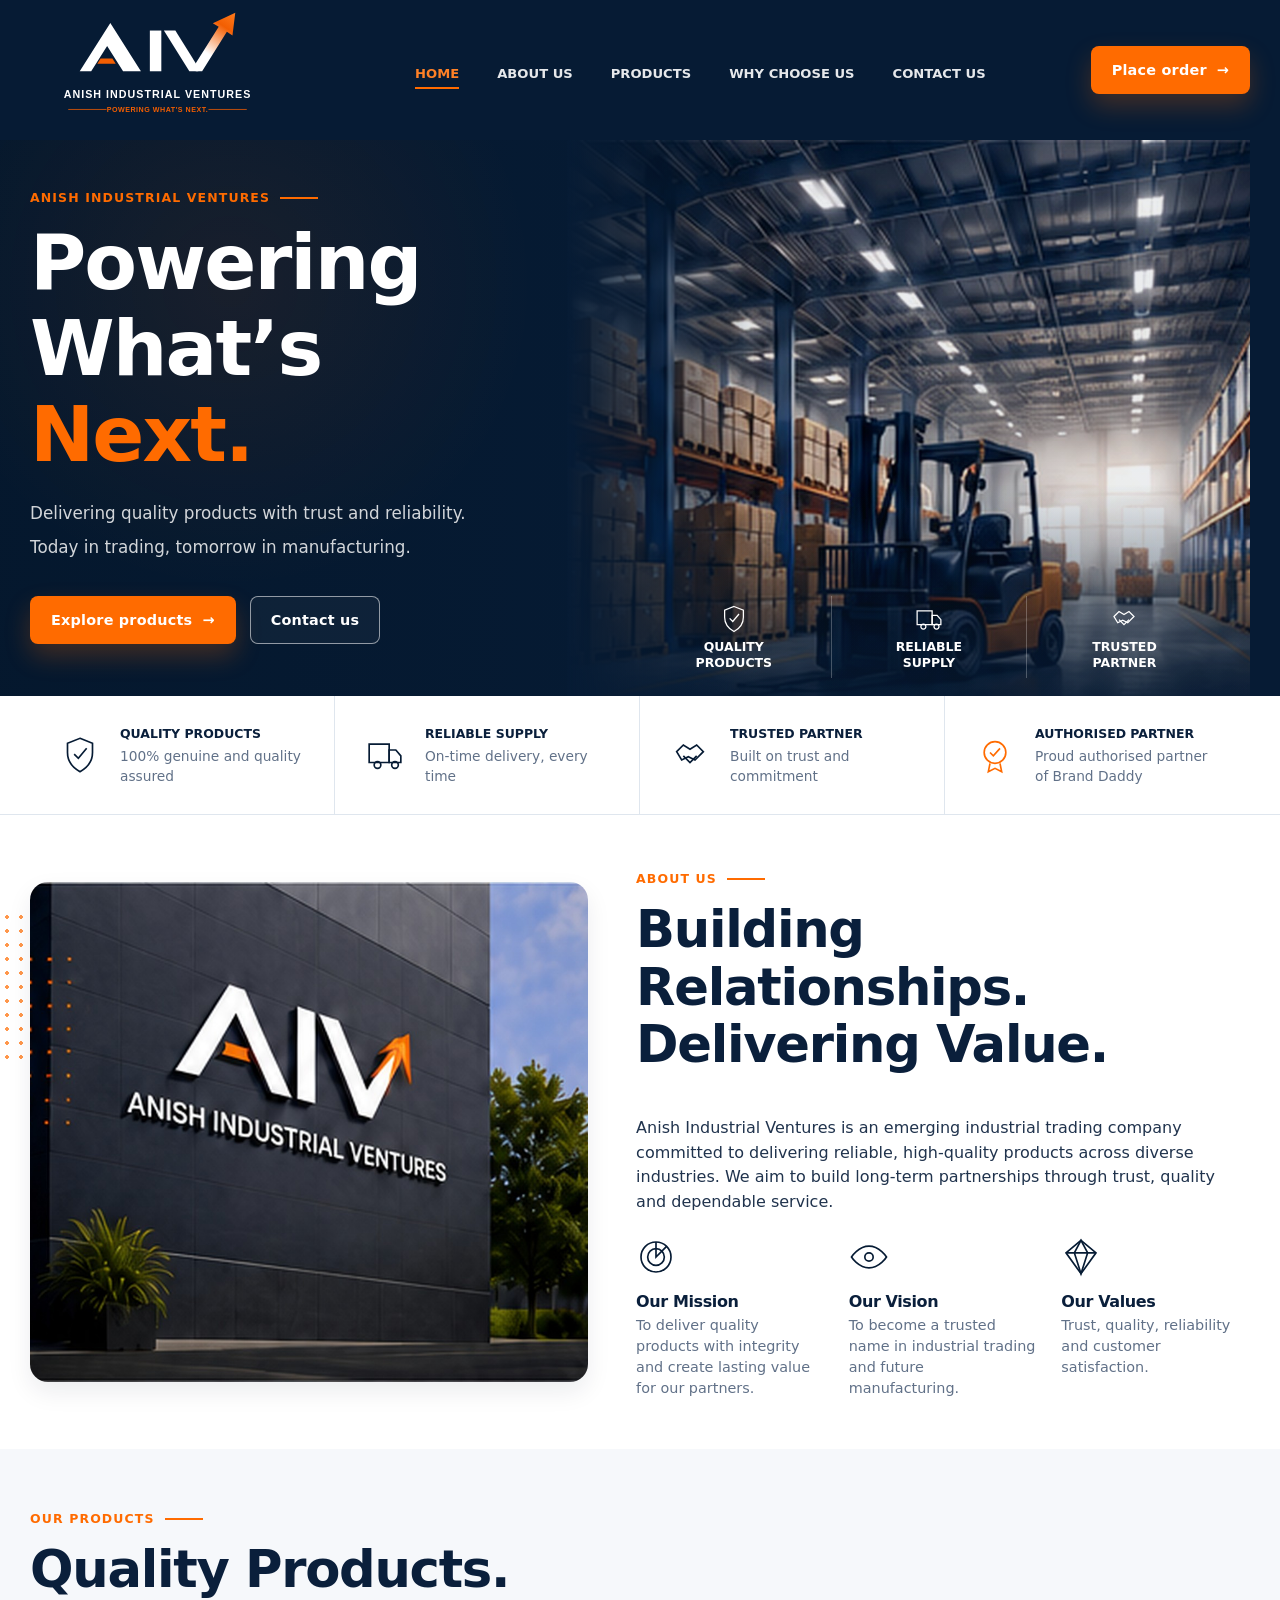
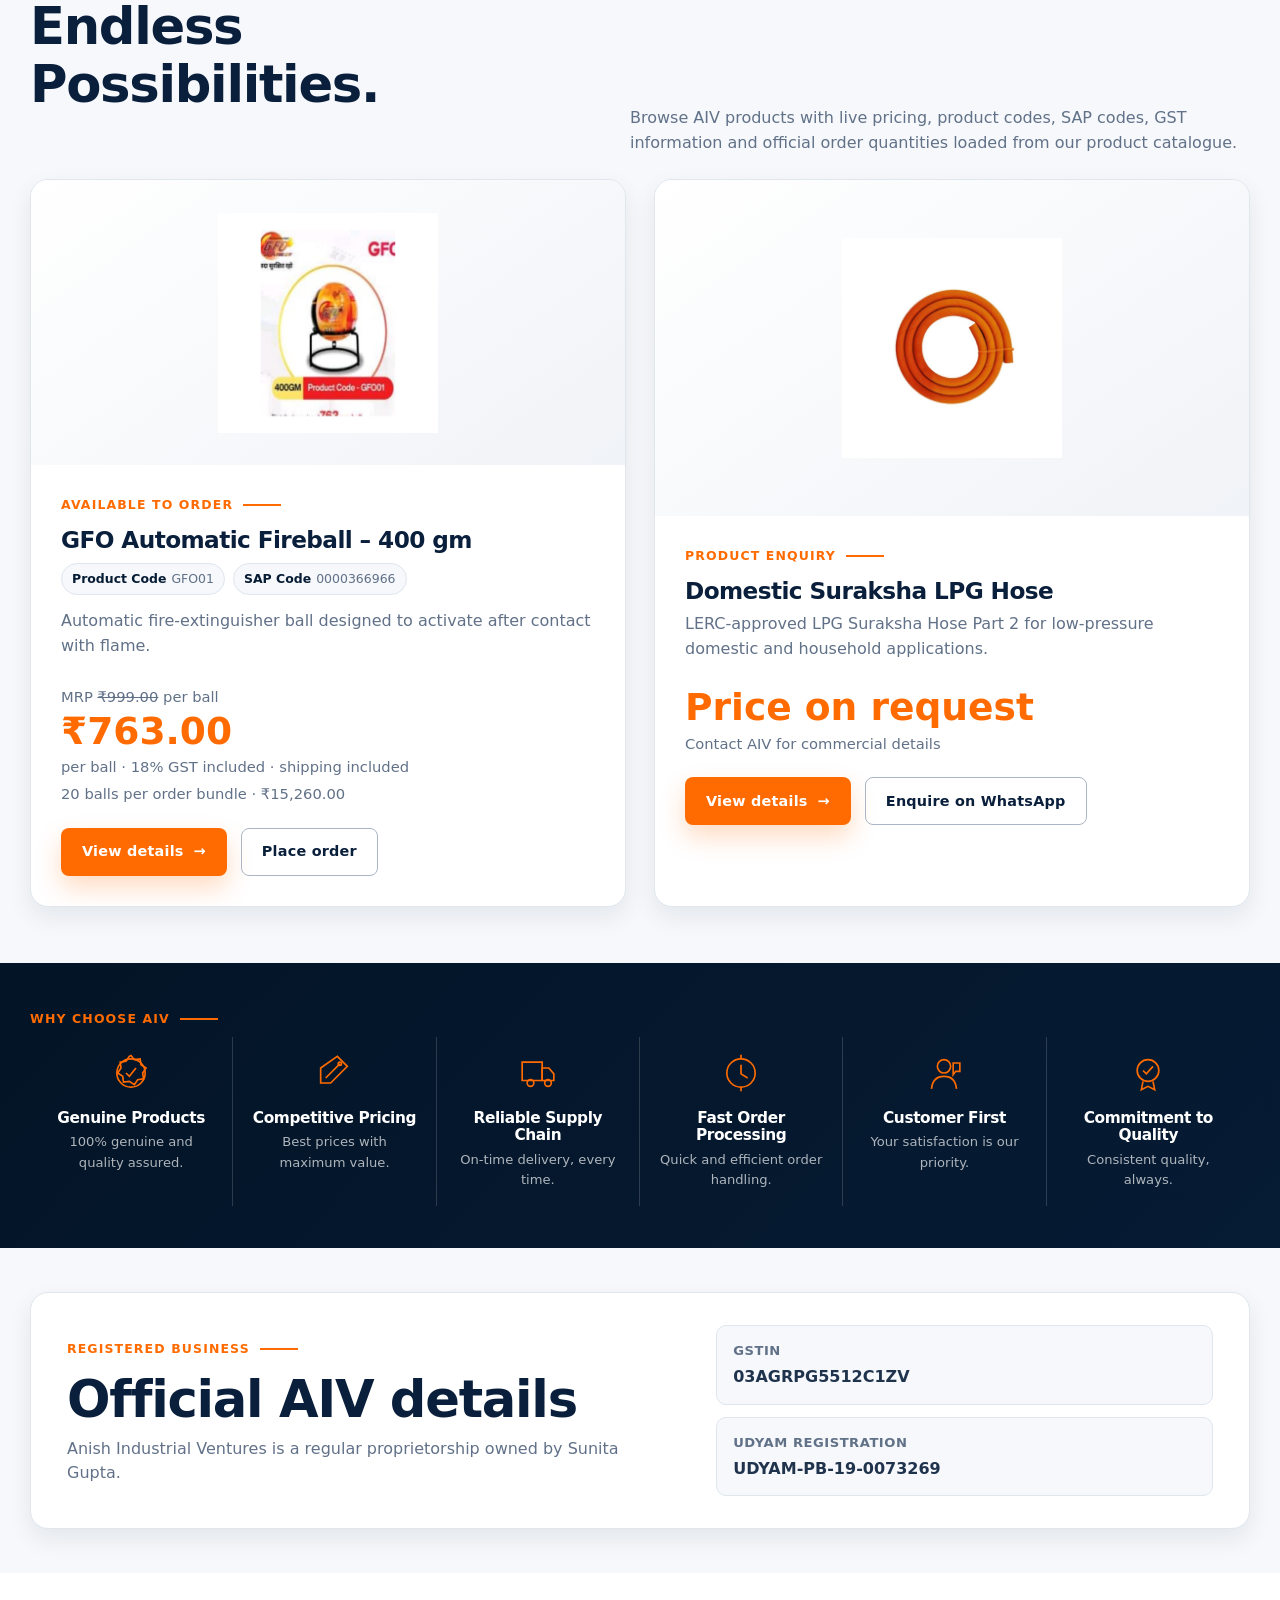
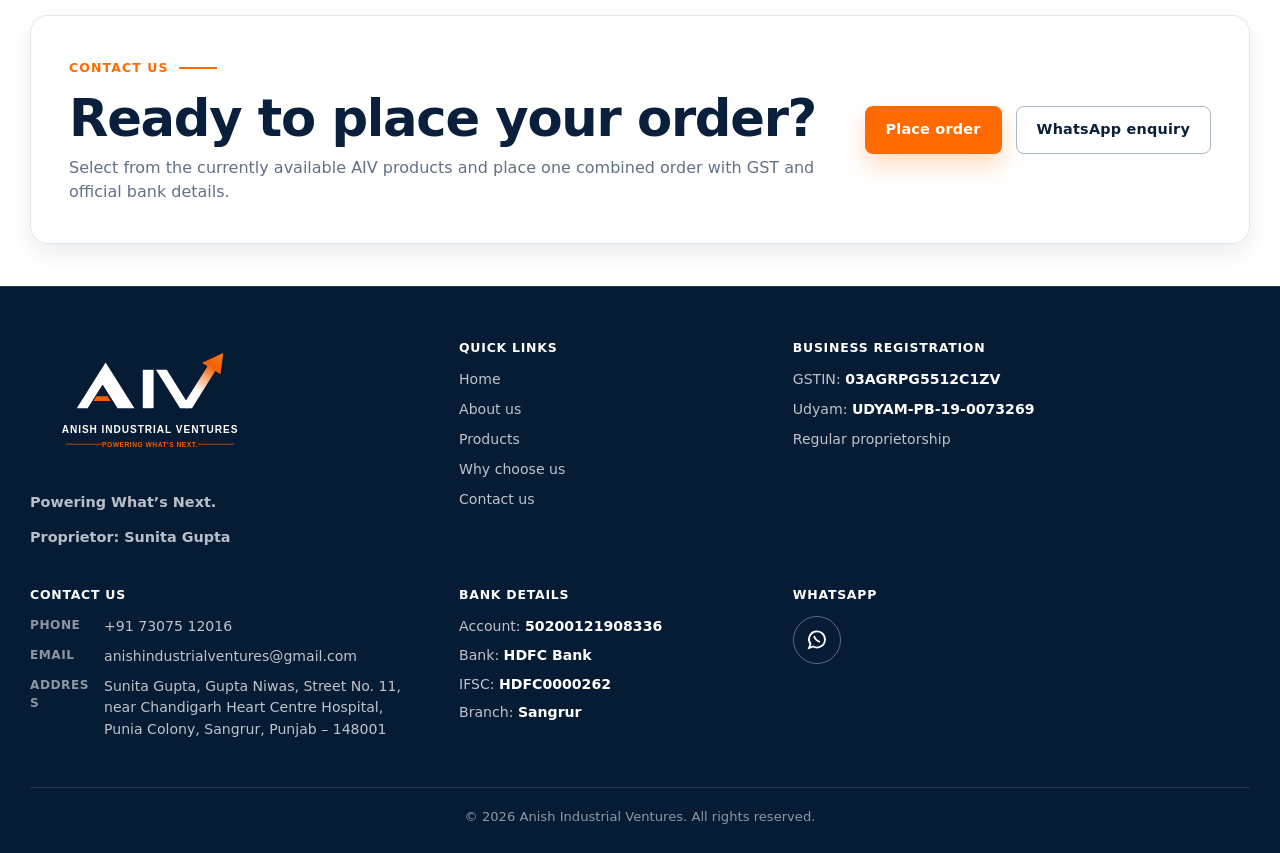
<file: index.html>
<!DOCTYPE html>

<html lang="en">
<head>
<meta charset="utf-8"/>
<meta content="width=device-width, initial-scale=1" name="viewport"/>
<meta content="Anish Industrial Ventures supplies dependable industrial and safety products with GST invoicing and reliable order processing." name="description"/>
<meta content="#061B34" name="theme-color"/>
<title>Anish Industrial Ventures | Powering What’s Next.</title>
<link href="assets/favicon.svg" rel="icon" type="image/svg+xml"/>
<link href="css/styles.css" rel="stylesheet"/>
<script defer="" src="js/site-config.js"></script>
<script defer="" src="js/common.js"></script>
</head>
<body>
<header class="site-header">
<div class="container header-inner">
<a aria-label="Anish Industrial Ventures home" class="logo" href="index.html">
<img alt="Anish Industrial Ventures" height="92" src="assets/logo.svg" width="390"/>
</a>
<nav aria-label="Primary navigation" class="desktop-nav">
<a aria-current="page" href="index.html">Home</a>
<a href="#about">About us</a>
<a href="#products">Products</a>
<a href="#why-aiv">Why choose us</a>
<a href="#contact">Contact us</a>
</nav>
<a class="button button--primary header-cta" href="order.html">Place order <span aria-hidden="true">→</span></a>
<button aria-expanded="false" aria-label="Open navigation" class="menu-toggle" data-menu-toggle="" type="button"><span></span></button>
</div>
<nav aria-label="Mobile navigation" class="mobile-menu" data-mobile-menu="">
<a href="index.html">Home</a>
<a href="#about">About us</a>
<a href="#products">Products</a>
<a href="#why-aiv">Why choose us</a>
<a href="#contact">Contact us</a>
<a class="button button--primary" href="order.html">Place order</a>
</nav>
</header>
<main>
<section class="hero">
<div class="container hero-inner">
<div class="hero-content">
<span class="eyebrow">Anish Industrial Ventures</span>
<h1>Powering<br/>What’s <span>Next.</span></h1>
<p>Delivering quality products with trust and reliability.</p>
<p>Today in trading, tomorrow in manufacturing.</p>
<div class="button-row">
<a class="button button--primary" href="#products">Explore products <span aria-hidden="true">→</span></a>
<a class="button button--light" href="#contact">Contact us</a>
</div>
</div>
<div aria-label="Industrial warehouse" class="hero-media">
<div class="hero-badges">
<div class="hero-badge">
<svg fill="none" stroke-width="2" viewbox="0 0 48 48"><path d="M24 4 39 10v11c0 10-6 18-15 23C15 39 9 31 9 21V10l15-6Z"></path><path d="m17 23 5 5 10-12"></path></svg>
<strong>Quality<br/>products</strong>
</div>
<div class="hero-badge">
<svg fill="none" stroke-width="2" viewbox="0 0 48 48"><path d="M5 11h24v22H5z"></path><path d="M29 18h8l6 7v8H29z"></path><circle cx="15" cy="36" r="4"></circle><circle cx="36" cy="36" r="4"></circle></svg>
<strong>Reliable<br/>supply</strong>
</div>
<div class="hero-badge">
<svg fill="none" stroke-width="2" viewbox="0 0 48 48"><path d="m8 20 8-8 8 5 8-5 8 8-10 10-8-4-8 4L8 20Z"></path><path d="m16 25 8 8 8-8"></path></svg>
<strong>Trusted<br/>partner</strong>
</div>
</div>
</div>
</div>
</section>
<section aria-label="AIV commitments" class="trust-strip">
<div class="container trust-grid">
<div class="trust-item">
<svg fill="none" stroke-width="2" viewbox="0 0 48 48"><path d="M24 4 39 10v11c0 10-6 18-15 23C15 39 9 31 9 21V10l15-6Z"></path><path d="m17 23 5 5 10-12"></path></svg>
<div><strong>Quality products</strong><span>100% genuine and quality assured</span></div>
</div>
<div class="trust-item">
<svg fill="none" stroke-width="2" viewbox="0 0 48 48"><path d="M5 11h24v22H5z"></path><path d="M29 18h8l6 7v8H29z"></path><circle cx="15" cy="36" r="4"></circle><circle cx="36" cy="36" r="4"></circle></svg>
<div><strong>Reliable supply</strong><span>On-time delivery, every time</span></div>
</div>
<div class="trust-item">
<svg fill="none" stroke-width="2" viewbox="0 0 48 48"><path d="m8 20 8-8 8 5 8-5 8 8-10 10-8-4-8 4L8 20Z"></path><path d="m16 25 8 8 8-8"></path></svg>
<div><strong>Trusted partner</strong><span>Built on trust and commitment</span></div>
</div>
<div class="trust-item trust-item--accent">
<svg fill="none" stroke-width="2" viewbox="0 0 48 48"><circle cx="24" cy="21" r="13"></circle><path d="m18 21 4 4 8-9M18 34l-2 10 8-4 8 4-2-10"></path></svg>
<div><strong>Authorised partner</strong><span>Proud authorised partner of Brand Daddy</span></div>
</div>
</div>
</section>
<section class="section" id="about">
<div class="container about-grid">
<div class="about-media">
<img alt="Anish Industrial Ventures corporate building concept" height="912" loading="lazy" src="assets/about-aiv.jpg" width="1074"/>
</div>
<div class="about-content">
<span class="eyebrow">About us</span>
<h2>Building Relationships.<br/>Delivering Value.</h2>
<p>Anish Industrial Ventures is an emerging industrial trading company committed to delivering reliable, high-quality products across diverse industries. We aim to build long-term partnerships through trust, quality and dependable service.</p>
<div class="value-grid">
<article class="value-item">
<svg fill="none" stroke-width="2" viewbox="0 0 48 48"><circle cx="24" cy="24" r="18"></circle><circle cx="24" cy="24" r="10"></circle><path d="M24 6v18l13-13"></path></svg>
<h3>Our Mission</h3>
<p>To deliver quality products with integrity and create lasting value for our partners.</p>
</article>
<article class="value-item">
<svg fill="none" stroke-width="2" viewbox="0 0 48 48"><path d="M3 24s8-13 21-13 21 13 21 13-8 13-21 13S3 24 3 24Z"></path><circle cx="24" cy="24" r="5"></circle></svg>
<h3>Our Vision</h3>
<p>To become a trusted name in industrial trading and future manufacturing.</p>
</article>
<article class="value-item">
<svg fill="none" stroke-width="2" viewbox="0 0 48 48"><path d="m24 4 18 15-18 25L6 19 24 4Z"></path><path d="m6 19 36 0M16 19l8 25 8-25M16 19l8-15 8 15"></path></svg>
<h3>Our Values</h3>
<p>Trust, quality, reliability and customer satisfaction.</p>
</article>
</div>
</div>
</div>
</section>
<section class="section section--alt" id="products">
<div class="container">
<div class="section-heading">
<div>
<span class="eyebrow">Our products</span>
<h2>Quality Products.<br/>Endless Possibilities.</h2>
</div>
<p>Browse AIV products with live pricing, product codes, SAP codes, GST information and official order quantities loaded from our product catalogue.</p>
</div>
<div class="product-grid" data-product-list=""><p>Loading products…</p></div>
</div>
</section>
<section class="section section--dark" id="why-aiv">
<div class="container">
<span class="eyebrow">Why choose AIV</span>
<div class="why-grid">
<article class="why-item">
<svg fill="none" stroke-width="2" viewbox="0 0 48 48"><circle cx="24" cy="24" r="17"></circle><path d="m18 24 4 4 8-10"></path><path d="m24 3 4 5 7-1 1 7 6 4-4 6 1 7-7 1-4 6-6-4-7 1-1-7-6-4 4-6-1-7 7-1 4-6Z"></path></svg>
<h3>Genuine Products</h3><p>100% genuine and quality assured.</p>
</article>
<article class="why-item">
<svg fill="none" stroke-width="2" viewbox="0 0 48 48"><path d="M8 18 28 4l12 12-20 20L8 36V18Z"></path><circle cx="31" cy="13" r="2"></circle><path d="M14 30 31 13"></path></svg>
<h3>Competitive Pricing</h3><p>Best prices with maximum value.</p>
</article>
<article class="why-item">
<svg fill="none" stroke-width="2" viewbox="0 0 48 48"><path d="M5 11h24v22H5z"></path><path d="M29 18h8l6 7v8H29z"></path><circle cx="15" cy="36" r="4"></circle><circle cx="36" cy="36" r="4"></circle></svg>
<h3>Reliable Supply Chain</h3><p>On-time delivery, every time.</p>
</article>
<article class="why-item">
<svg fill="none" stroke-width="2" viewbox="0 0 48 48"><circle cx="24" cy="24" r="17"></circle><path d="M24 14v11l8 5"></path><path d="M24 2v5M24 41v5"></path></svg>
<h3>Fast Order Processing</h3><p>Quick and efficient order handling.</p>
</article>
<article class="why-item">
<svg fill="none" stroke-width="2" viewbox="0 0 48 48"><circle cx="24" cy="16" r="8"></circle><path d="M9 43c1-10 6-15 15-15s14 5 15 15"></path><path d="M35 12h8v10h-5l-3 4V12Z"></path></svg>
<h3>Customer First</h3><p>Your satisfaction is our priority.</p>
</article>
<article class="why-item">
<svg fill="none" stroke-width="2" viewbox="0 0 48 48"><circle cx="24" cy="21" r="13"></circle><path d="m18 21 4 4 8-9M18 34l-2 10 8-4 8 4-2-10"></path></svg>
<h3>Commitment to Quality</h3><p>Consistent quality, always.</p>
</article>
</div>
</div>
</section>
<section aria-label="AIV business registration" class="section section--registration">
<div class="container registration-card">
<div><span class="eyebrow">Registered business</span><h2>Official AIV details</h2><p>Anish Industrial Ventures is a regular proprietorship owned by <span data-proprietor-name="">Sunita Gupta</span>.</p></div>
<div class="registration-grid">
<div><span>GSTIN</span><strong data-gstin="">03AGRPG5512C1ZV</strong></div>
<div><span>Udyam Registration</span><strong data-udyam="">UDYAM-PB-19-0073269</strong></div>
</div>
</div>
</section>
<section class="section" id="contact">
<div class="container contact-strip">
<div>
<span class="eyebrow">Contact us</span>
<h2>Ready to place your order?</h2>
<p>Select from the currently available AIV products and place one combined order with GST and official bank details.</p>
</div>
<div class="button-row">
<a class="button button--primary" href="order.html">Place order</a>
<a class="button button--outline" data-whatsapp-link="" href="#contact">WhatsApp enquiry</a>
</div>
</div>
</section>
</main>
<footer class="site-footer">
<div class="container footer-grid footer-grid--business">
<div class="footer-brand">
<img alt="Anish Industrial Ventures" height="92" src="assets/logo.svg" width="390"/>
<p data-tagline="">Powering What’s Next.</p>
<p class="footer-legal">Proprietor: <span data-proprietor-name="">Sunita Gupta</span></p>
</div>
<div class="footer-column footer-column--links">
<h3>Quick links</h3>
<a href="index.html">Home</a>
<a href="index.html#about">About us</a>
<a href="index.html#products">Products</a>
<a href="index.html#why-aiv">Why choose us</a>
<a href="index.html#contact">Contact us</a>
</div>
<div class="footer-column footer-column--registration">
<h3>Business registration</h3>
<span>GSTIN: <strong data-gstin="">03AGRPG5512C1ZV</strong></span>
<span>Udyam: <strong data-udyam="">UDYAM-PB-19-0073269</strong></span>
<span>Regular proprietorship</span>
</div>
<div class="footer-column footer-column--contact">
<h3>Contact us</h3>
<div class="footer-contact-row"><span class="footer-contact-label">Phone</span><a data-phone="" data-phone-link="">+91 73075 12016</a></div>
<div class="footer-contact-row"><span class="footer-contact-label">Email</span><a data-email="" data-email-link="">anishindustrialventures@gmail.com</a></div>
<div class="footer-contact-row footer-contact-row--address"><span class="footer-contact-label">Address</span><span data-address=""></span></div>
</div>
<div class="footer-column footer-column--bank">
<h3>Bank details</h3>
<span>Account: <strong data-bank-account-number="">50200121908336</strong></span>
<span>Bank: <strong data-bank-name="">HDFC Bank</strong></span>
<span>IFSC: <strong data-bank-ifsc="">HDFC0000262</strong></span>
<span>Branch: <strong data-bank-branch="">Sangrur</strong></span>
</div>
<div class="footer-column footer-column--whatsapp">
<h3>WhatsApp</h3>
<a aria-label="WhatsApp AIV" class="whatsapp-icon" data-whatsapp-link="" href="#">
<svg stroke-width="1.8" viewbox="0 0 24 24"><path d="M20 11.5a8 8 0 0 1-11.8 7L4 20l1.5-4A8 8 0 1 1 20 11.5Z"></path><path d="M9 8c1 3 3 5 6 6"></path></svg>
</a>
</div>
</div>
<div class="container footer-bottom">© <span data-year=""></span> <span data-company-name="">Anish Industrial Ventures</span>. All rights reserved.</div>
</footer>
</body>
</html>
</file>
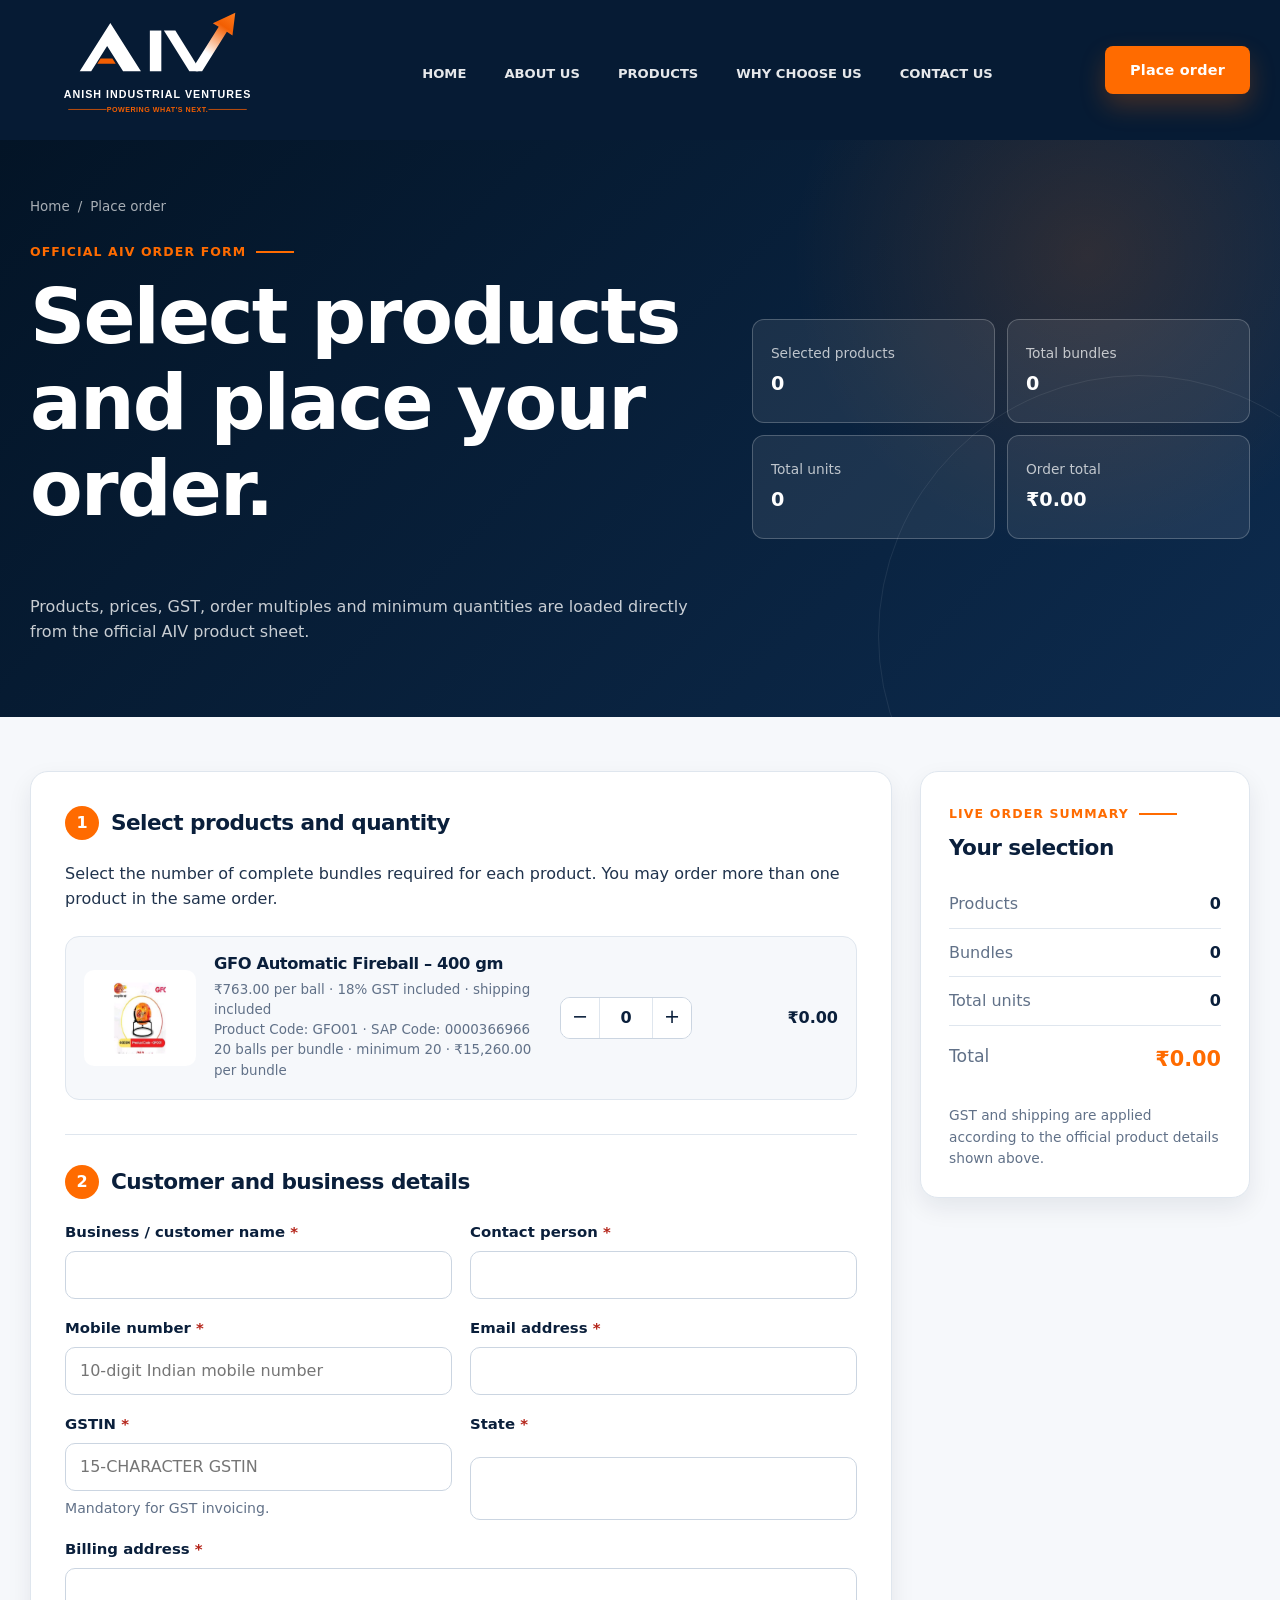
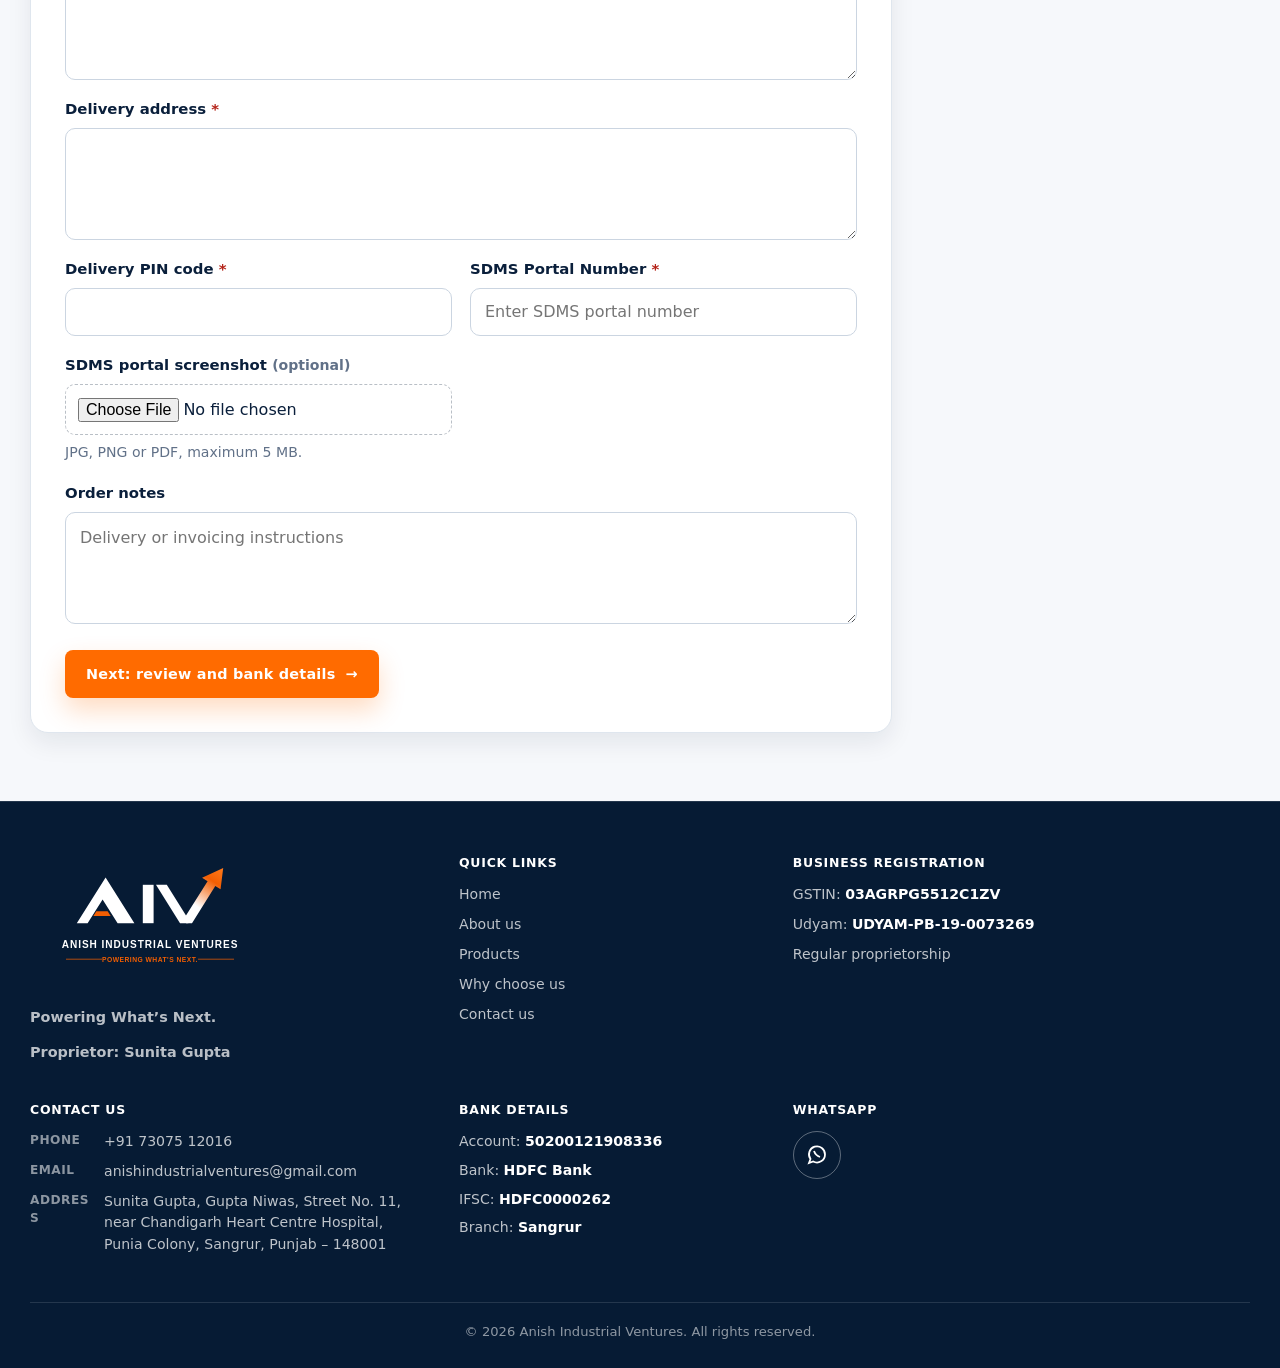
<file: order.html>
<!DOCTYPE html>

<html lang="en">
<head>
<meta charset="utf-8"/>
<meta content="width=device-width, initial-scale=1" name="viewport"/>
<meta content="Place a product order with Anish Industrial Ventures." name="description"/>
<meta content="#061B34" name="theme-color"/>
<title>Place Order | AIV</title>
<link href="assets/favicon.svg" rel="icon" type="image/svg+xml"/>
<link href="css/styles.css" rel="stylesheet"/>
<script defer="" src="js/site-config.js"></script>
<script defer="" src="js/common.js"></script>
<script defer="" src="js/order.js"></script>
</head>
<body>
<header class="site-header">
<div class="container header-inner">
<a aria-label="Anish Industrial Ventures home" class="logo" href="index.html"><img alt="Anish Industrial Ventures" height="92" src="assets/logo.svg" width="390"/></a>
<nav aria-label="Primary navigation" class="desktop-nav"><a href="index.html">Home</a><a href="index.html#about">About us</a><a href="index.html#products">Products</a><a href="index.html#why-aiv">Why choose us</a><a href="index.html#contact">Contact us</a></nav>
<a aria-current="page" class="button button--primary header-cta" href="order.html">Place order</a>
<button aria-expanded="false" aria-label="Open navigation" class="menu-toggle" data-menu-toggle="" type="button"><span></span></button>
</div>
<nav aria-label="Mobile navigation" class="mobile-menu" data-mobile-menu=""><a href="index.html">Home</a><a href="index.html#about">About us</a><a href="index.html#products">Products</a><a href="index.html#why-aiv">Why choose us</a><a href="index.html#contact">Contact us</a><a class="button button--primary" href="order.html">Place order</a></nav>
</header>
<main>
<section class="page-hero page-hero--compact">
<div class="container page-hero__inner">
<div>
<div class="breadcrumbs"><a href="index.html">Home</a><span>/</span><span>Place order</span></div>
<span class="eyebrow">Official AIV order form</span>
<h1>Select products and place your order.</h1>
<p>Products, prices, GST, order multiples and minimum quantities are loaded directly from the official AIV product sheet.</p>
</div>
<div aria-label="Order summary" class="order-hero-facts">
<div><span>Selected products</span><strong data-total-product-lines="">0</strong></div>
<div><span>Total bundles</span><strong data-total-bundles="">0</strong></div>
<div><span>Total units</span><strong data-total-units="">0</strong></div>
<div><span>Order total</span><strong data-order-total="">₹0</strong></div>
</div>
</div>
</section>
<section class="section section--alt order-section">
<div class="container order-layout">
<div>
<form class="order-panel" id="customer-form" novalidate="">
<div class="form-section">
<div class="form-section__title"><span>1</span><h2>Select products and quantity</h2></div>
<p>Select the number of complete bundles required for each product. You may order more than one product in the same order.</p>
<div class="order-products-list" data-order-products=""><p>Loading products…</p></div>
</div>
<div class="form-section">
<div class="form-section__title"><span>2</span><h2>Customer and business details</h2></div>
<div class="form-grid">
<div class="field"><label for="business-name">Business / customer name <span>*</span></label><input autocomplete="organization" id="business-name" maxlength="120" name="businessName" required=""/></div>
<div class="field"><label for="contact-person">Contact person <span>*</span></label><input autocomplete="name" id="contact-person" maxlength="100" name="contactPerson" required=""/></div>
<div class="field"><label for="phone">Mobile number <span>*</span></label><input autocomplete="tel" id="phone" inputmode="numeric" maxlength="14" name="phone" placeholder="10-digit Indian mobile number" required=""/></div>
<div class="field"><label for="email">Email address <span>*</span></label><input autocomplete="email" id="email" maxlength="160" name="email" required="" type="email"/></div>
<div class="field"><label for="gstin">GSTIN <span>*</span></label><input autocomplete="off" id="gstin" maxlength="15" name="gstin" placeholder="15-character GSTIN" required="" style="text-transform:uppercase"/><small>Mandatory for GST invoicing.</small></div>
<div class="field"><label for="state">State <span>*</span></label><input autocomplete="address-level1" id="state" maxlength="80" name="state" required=""/></div>
<div class="field field--full"><label for="billing-address">Billing address <span>*</span></label><textarea autocomplete="billing street-address" id="billing-address" maxlength="500" name="billingAddress" required=""></textarea></div>
<div class="field field--full"><label for="delivery-address">Delivery address <span>*</span></label><textarea autocomplete="shipping street-address" id="delivery-address" maxlength="500" name="deliveryAddress" required=""></textarea></div>
<div class="field"><label for="pincode">Delivery PIN code <span>*</span></label><input id="pincode" inputmode="numeric" maxlength="6" name="pincode" pattern="[0-9]{6}" required=""/></div><div class="field"><label for="sdms-portal-number">SDMS Portal Number <span>*</span></label><input autocomplete="off" id="sdms-portal-number" maxlength="100" name="sdmsPortalNumber" placeholder="Enter SDMS portal number" required=""/></div><div class="field"><label for="sdms-screenshot">SDMS portal screenshot <small>(optional)</small></label><input accept="image/jpeg,image/png,application/pdf" id="sdms-screenshot" name="sdmsScreenshot" type="file"/><small>JPG, PNG or PDF, maximum 5 MB.</small></div>

<div class="field field--full"><label for="notes">Order notes</label><textarea id="notes" maxlength="600" name="notes" placeholder="Delivery or invoicing instructions"></textarea></div>
</div>
<div aria-live="polite" class="status-message" data-customer-status="" hidden="" role="alert"></div>
<div class="button-row form-action-row"><button class="button button--primary" data-next-review="" type="submit">Next: review and bank details <span aria-hidden="true">→</span></button></div>
</div>
</form>
<section class="order-panel payment-step" data-payment-step="" hidden="">
<div class="form-section__title"><span>3</span><h2>Review and confirm order</h2></div>
<div class="review-box">
<div class="review-box__header"><span>Order reference</span><strong data-order-id="">Generated after confirmation</strong></div>
<div data-review-items=""></div>
<div class="review-line"><span>Selected product lines</span><strong data-total-product-lines="">0</strong></div>
<div class="review-line"><span>Total bundles</span><strong data-total-bundles="">0</strong></div>
<div class="review-line"><span>Total units</span><strong data-total-units="">0</strong></div>
<div class="review-line"><span>GST</span><strong>Included as shown per product</strong></div>
<div class="review-line"><span>Shipping</span><strong data-shipping-status="">As applicable</strong></div>
<div class="review-line review-line--total"><span>Total payable</span><strong data-order-total="">₹0</strong></div>
</div>
<p class="payment-instruction" data-payment-instructions=""></p>
<div class="bank-details bank-details--full">
<div class="bank-row"><span>Account name</span><strong data-bank-account-name="">Anish Industrial Ventures</strong></div>
<div class="bank-row"><span>Bank name</span><strong data-bank-name="">HDFC Bank</strong></div>
<div class="bank-row"><span>Account number</span><strong data-bank-account-number="">50200121908336</strong></div>
<div class="bank-row"><span>IFSC</span><strong data-bank-ifsc="">HDFC0000262</strong></div>
<div class="bank-row"><span>Branch</span><strong data-bank-branch="">Sangrur</strong></div>
</div>
<form id="confirmation-form" novalidate="">
<div class="upload-field">
<label for="payment-screenshot">Payment screenshot <span>*</span></label>
<input accept="image/jpeg,image/png,application/pdf" id="payment-screenshot" name="paymentScreenshot" required="" type="file"/>
<small>Upload the bank-transfer payment proof. JPG, PNG or PDF, maximum 5 MB.</small>
</div><label class="checkbox-field confirm-checkbox"><input name="orderConsent" required="" type="checkbox"/><span>I have reviewed the selected products, bank details and total payable. I confirm that AIV may record this order for processing.</span></label>
<div class="button-row form-action-row"><button class="button button--primary" data-confirm-order="" type="submit">Confirm order and generate reference</button><button class="button button--outline" data-edit-order="" type="button">Edit details</button></div>
</form>
<div aria-live="polite" class="status-message" data-order-status="" hidden="" role="alert"></div>
<div class="success-panel" data-success-panel="" hidden="">
<h3>Order recorded successfully</h3>
<p>Your AIV Order Reference is <strong data-success-order-id=""></strong>.</p>
<p>Total payable: <strong data-success-total=""></strong>. Use the Order Reference in your bank-transfer remarks. AIV will process the order after payment verification.</p>
<a class="button button--outline" data-success-whatsapp="" href="#" rel="noopener noreferrer" target="_blank">Share order on WhatsApp</a>
</div>
</section>
</div>
<aside class="order-summary-card">
<span class="eyebrow">Live order summary</span>
<h2>Your selection</h2>
<div class="summary-stat"><span>Products</span><strong data-total-product-lines="">0</strong></div>
<div class="summary-stat"><span>Bundles</span><strong data-total-bundles="">0</strong></div>
<div class="summary-stat"><span>Total units</span><strong data-total-units="">0</strong></div>
<div class="summary-stat summary-stat--total"><span>Total</span><strong data-order-total="">₹0</strong></div>
<p>GST and shipping are applied according to the official product details shown above.</p>
</aside>
</div>
</section>
<iframe hidden="" id="aiv-order-target" name="aiv-order-target" title="Order submission response"></iframe>
</main>
<footer class="site-footer">
<div class="container footer-grid footer-grid--business">
<div class="footer-brand">
<img alt="Anish Industrial Ventures" height="92" src="assets/logo.svg" width="390"/>
<p data-tagline="">Powering What’s Next.</p>
<p class="footer-legal">Proprietor: <span data-proprietor-name="">Sunita Gupta</span></p>
</div>
<div class="footer-column footer-column--links">
<h3>Quick links</h3>
<a href="index.html">Home</a>
<a href="index.html#about">About us</a>
<a href="index.html#products">Products</a>
<a href="index.html#why-aiv">Why choose us</a>
<a href="index.html#contact">Contact us</a>
</div>
<div class="footer-column footer-column--registration">
<h3>Business registration</h3>
<span>GSTIN: <strong data-gstin="">03AGRPG5512C1ZV</strong></span>
<span>Udyam: <strong data-udyam="">UDYAM-PB-19-0073269</strong></span>
<span>Regular proprietorship</span>
</div>
<div class="footer-column footer-column--contact">
<h3>Contact us</h3>
<div class="footer-contact-row"><span class="footer-contact-label">Phone</span><a data-phone="" data-phone-link="">+91 73075 12016</a></div>
<div class="footer-contact-row"><span class="footer-contact-label">Email</span><a data-email="" data-email-link="">anishindustrialventures@gmail.com</a></div>
<div class="footer-contact-row footer-contact-row--address"><span class="footer-contact-label">Address</span><span data-address=""></span></div>
</div>
<div class="footer-column footer-column--bank">
<h3>Bank details</h3>
<span>Account: <strong data-bank-account-number="">50200121908336</strong></span>
<span>Bank: <strong data-bank-name="">HDFC Bank</strong></span>
<span>IFSC: <strong data-bank-ifsc="">HDFC0000262</strong></span>
<span>Branch: <strong data-bank-branch="">Sangrur</strong></span>
</div>
<div class="footer-column footer-column--whatsapp">
<h3>WhatsApp</h3>
<a aria-label="WhatsApp AIV" class="whatsapp-icon" data-whatsapp-link="" href="#">
<svg stroke-width="1.8" viewbox="0 0 24 24"><path d="M20 11.5a8 8 0 0 1-11.8 7L4 20l1.5-4A8 8 0 1 1 20 11.5Z"></path><path d="M9 8c1 3 3 5 6 6"></path></svg>
</a>
</div>
</div>
<div class="container footer-bottom">© <span data-year=""></span> <span data-company-name="">Anish Industrial Ventures</span>. All rights reserved.</div>
</footer>
</body>
</html>
</file>
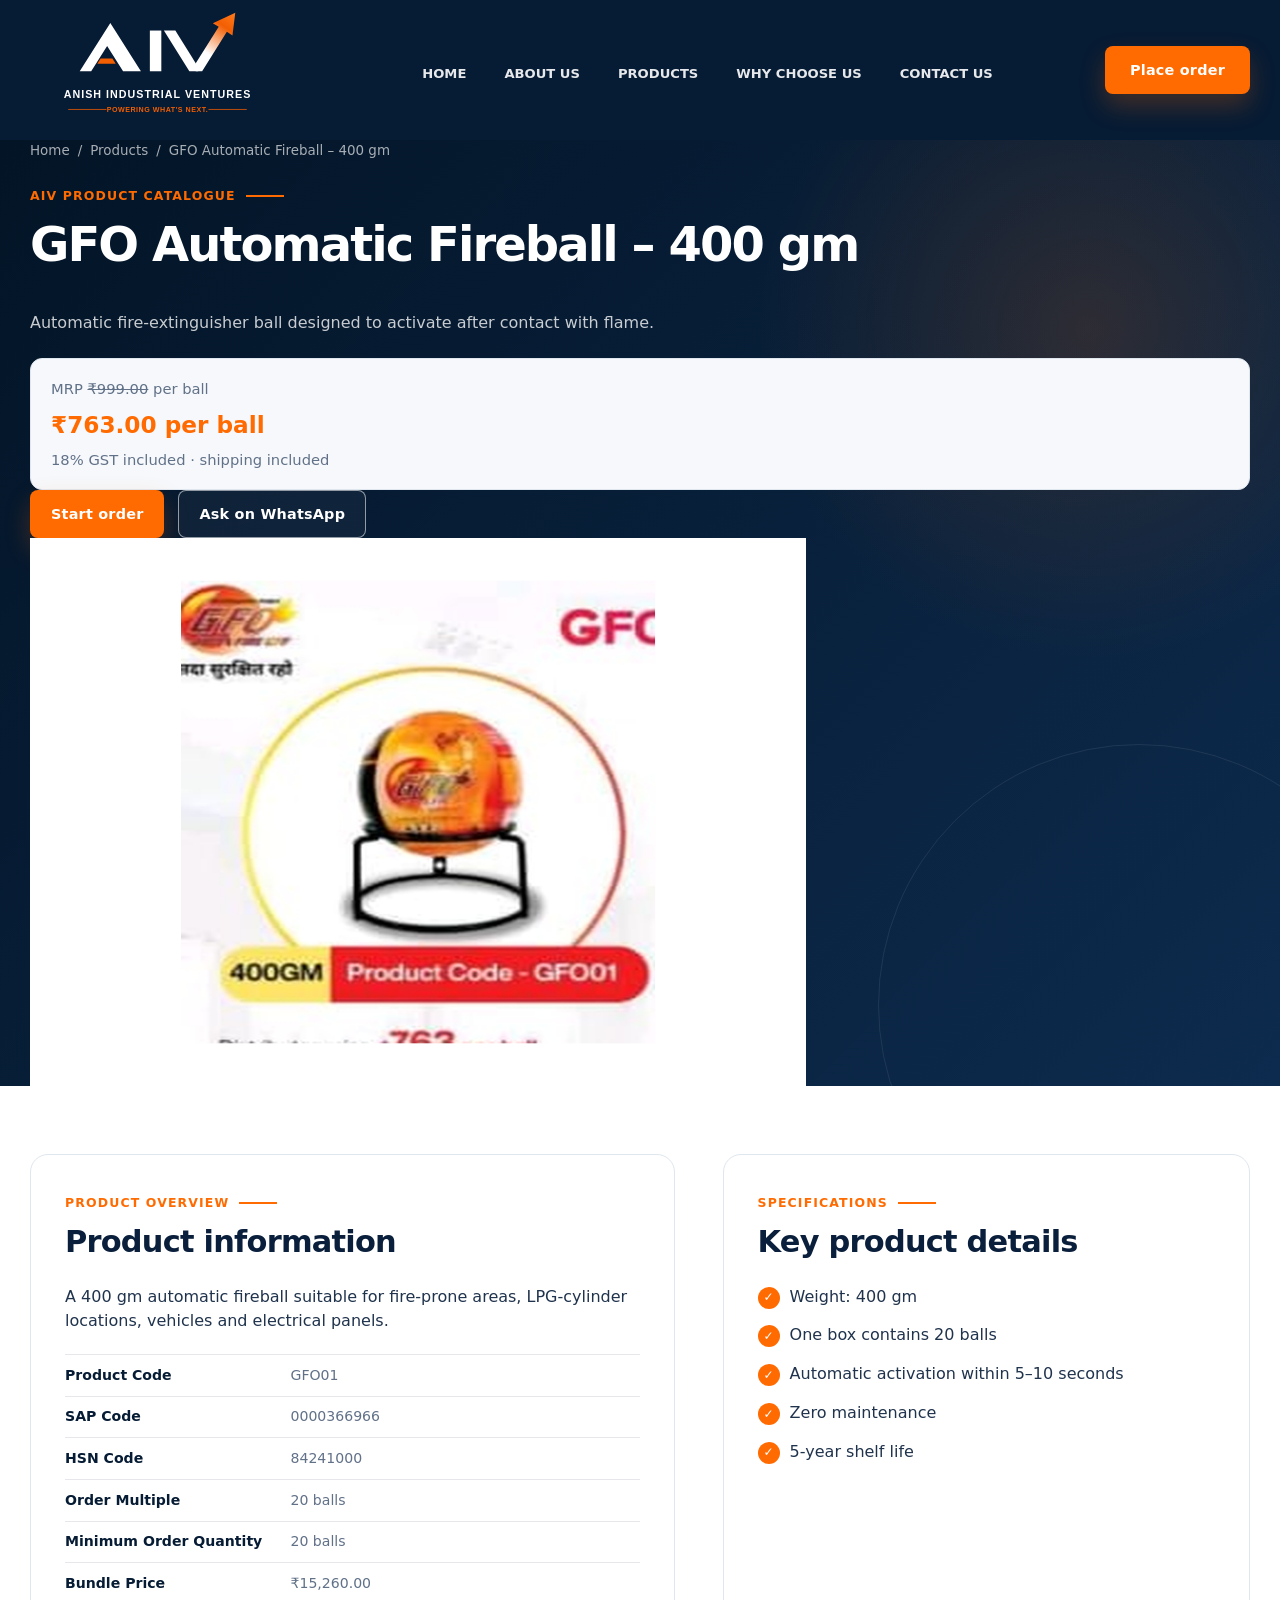
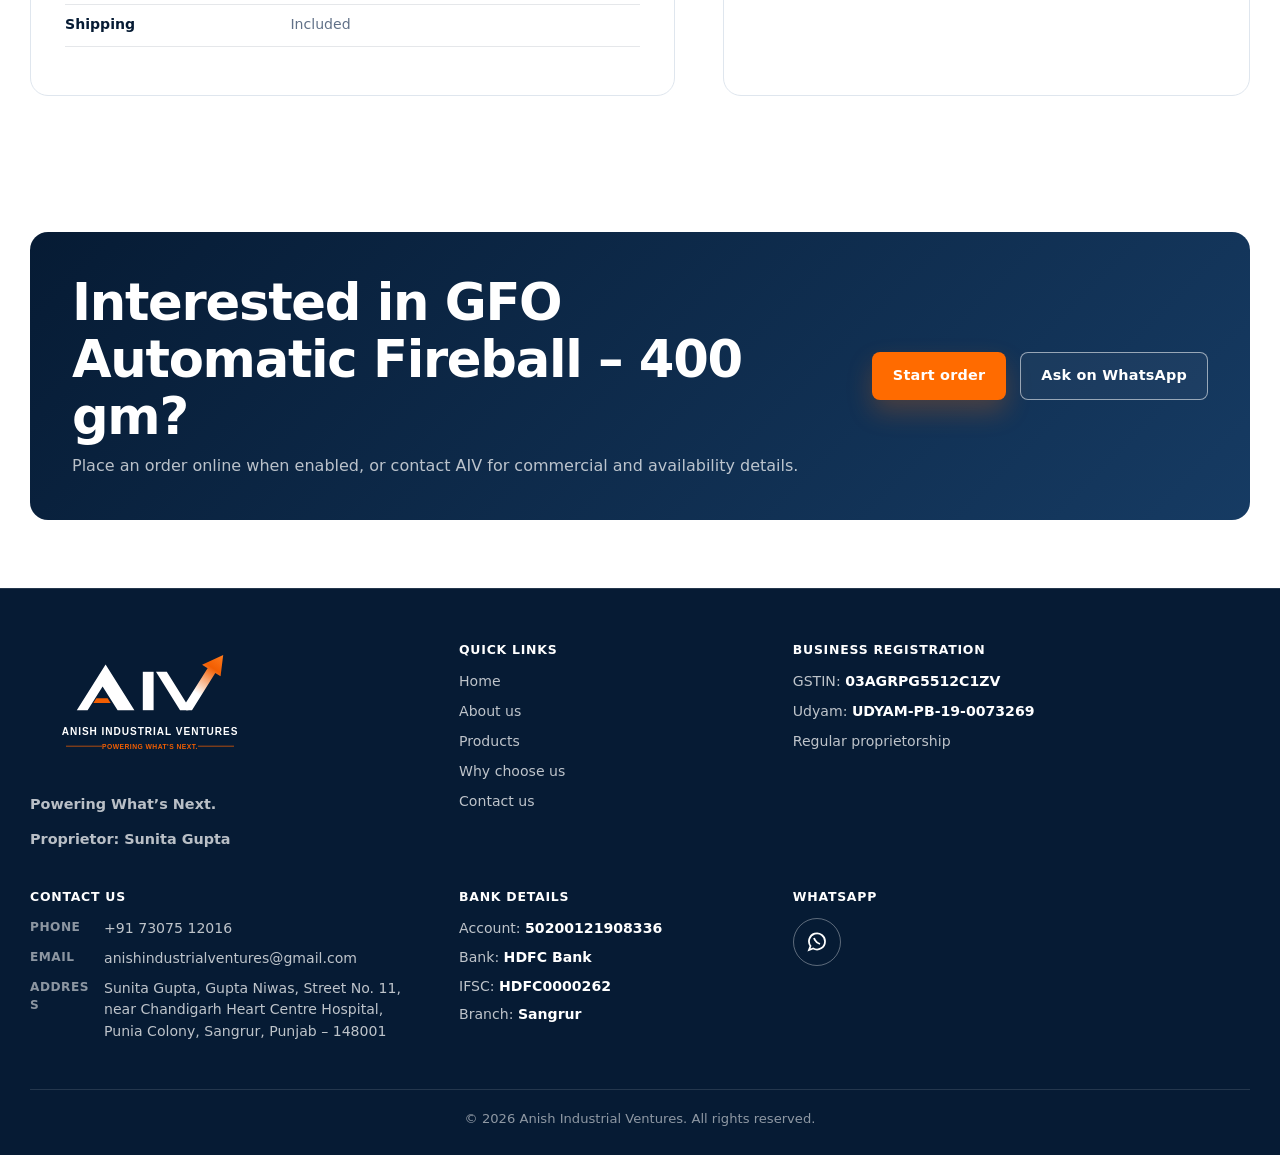
<file: product.html>
<!DOCTYPE html>

<html lang="en">
<head>
<meta charset="utf-8"/>
<meta content="width=device-width, initial-scale=1" name="viewport"/>
<meta content="View product details and ordering information from Anish Industrial Ventures." name="description"/>
<meta content="#061B34" name="theme-color"/>
<title>Product Details | AIV</title>
<link href="assets/favicon.svg" rel="icon" type="image/svg+xml"/>
<link href="css/styles.css" rel="stylesheet"/>
<script defer="" src="js/site-config.js"></script>
<script defer="" src="js/common.js"></script>
<script defer="" src="js/product.js"></script>
</head>
<body>
<header class="site-header">
<div class="container header-inner">
<a aria-label="Anish Industrial Ventures home" class="logo" href="index.html"><img alt="Anish Industrial Ventures" height="92" src="assets/logo.svg" width="390"/></a>
<nav aria-label="Primary navigation" class="desktop-nav"><a href="index.html">Home</a><a href="index.html#about">About us</a><a href="index.html#products">Products</a><a href="index.html#why-aiv">Why choose us</a><a href="index.html#contact">Contact us</a></nav>
<a class="button button--primary header-cta" href="order.html">Place order</a>
<button aria-expanded="false" aria-label="Open navigation" class="menu-toggle" data-menu-toggle="" type="button"><span></span></button>
</div>
<nav aria-label="Mobile navigation" class="mobile-menu" data-mobile-menu=""><a href="index.html">Home</a><a href="index.html#about">About us</a><a href="index.html#products">Products</a><a href="index.html#why-aiv">Why choose us</a><a href="index.html#contact">Contact us</a><a class="button button--primary" href="order.html">Place order</a></nav>
</header>
<main>
<section class="page-hero product-hero">
<div class="container product-hero__grid">
<div class="product-hero__content">
<div class="breadcrumbs"><a href="index.html">Home</a><span>/</span><a href="index.html#products">Products</a><span>/</span><span data-product-name="">Product</span></div>
<span class="eyebrow">AIV product catalogue</span>
<h1 data-product-name="">Product</h1>

<p data-product-summary=""></p>
<div class="detail-price" data-product-pricing=""><strong>Loading price…</strong></div>
<div class="button-row"><a class="button button--primary" data-order-link="" href="order.html">Start order</a><a class="button button--light" data-product-whatsapp="" href="#" rel="noopener noreferrer" target="_blank">Ask on WhatsApp</a></div>
</div>
<div class="product-hero__media"><img alt="Product" data-product-image="" height="548" src="assets/favicon.svg" width="776"/></div>
</div>
</section>
<section class="section">
<div class="container product-details-grid">
<article class="detail-card">
<span class="eyebrow">Product overview</span>
<h2>Product information</h2>
<p data-product-description=""></p>
<div class="product-code-row product-code-row--stacked">
<span data-product-code-wrap=""><b>Product Code</b> <span data-product-code=""></span></span>
<span data-sap-code-wrap=""><b>SAP Code</b> <span data-sap-code=""></span></span>
<span data-hsn-code-wrap=""><b>HSN Code</b> <span data-hsn-code=""></span></span>

<span data-order-multiple-wrap=""><b>Order Multiple</b><span data-order-multiple=""></span></span>
<span data-minimum-order-wrap=""><b>Minimum Order Quantity</b><span data-minimum-order=""></span></span>
<span data-bundle-price-wrap=""><b>Bundle Price</b><span data-bundle-price=""></span></span>
<span data-shipping-wrap=""><b>Shipping</b><span data-product-shipping=""></span></span>
</div>
</article>
<article class="detail-card">
<span class="eyebrow">Specifications</span>
<h2>Key product details</h2>
<ul class="check-list" data-specifications=""></ul>
</article>
</div>
</section>

<section class="section">
<div class="container product-cta">
<div><h2>Interested in <span data-product-cta-name="">this product</span>?</h2><p>Place an order online when enabled, or contact AIV for commercial and availability details.</p></div>
<div class="button-row"><a class="button button--primary" data-order-link="" href="order.html">Start order</a><a class="button button--light" data-product-whatsapp="" href="#" rel="noopener noreferrer" target="_blank">Ask on WhatsApp</a></div>
</div>
</section>
</main>
<footer class="site-footer">
<div class="container footer-grid footer-grid--business">
<div class="footer-brand">
<img alt="Anish Industrial Ventures" height="92" src="assets/logo.svg" width="390"/>
<p data-tagline="">Powering What’s Next.</p>
<p class="footer-legal">Proprietor: <span data-proprietor-name="">Sunita Gupta</span></p>
</div>
<div class="footer-column footer-column--links">
<h3>Quick links</h3>
<a href="index.html">Home</a>
<a href="index.html#about">About us</a>
<a href="index.html#products">Products</a>
<a href="index.html#why-aiv">Why choose us</a>
<a href="index.html#contact">Contact us</a>
</div>
<div class="footer-column footer-column--registration">
<h3>Business registration</h3>
<span>GSTIN: <strong data-gstin="">03AGRPG5512C1ZV</strong></span>
<span>Udyam: <strong data-udyam="">UDYAM-PB-19-0073269</strong></span>
<span>Regular proprietorship</span>
</div>
<div class="footer-column footer-column--contact">
<h3>Contact us</h3>
<div class="footer-contact-row"><span class="footer-contact-label">Phone</span><a data-phone="" data-phone-link="">+91 73075 12016</a></div>
<div class="footer-contact-row"><span class="footer-contact-label">Email</span><a data-email="" data-email-link="">anishindustrialventures@gmail.com</a></div>
<div class="footer-contact-row footer-contact-row--address"><span class="footer-contact-label">Address</span><span data-address=""></span></div>
</div>
<div class="footer-column footer-column--bank">
<h3>Bank details</h3>
<span>Account: <strong data-bank-account-number="">50200121908336</strong></span>
<span>Bank: <strong data-bank-name="">HDFC Bank</strong></span>
<span>IFSC: <strong data-bank-ifsc="">HDFC0000262</strong></span>
<span>Branch: <strong data-bank-branch="">Sangrur</strong></span>
</div>
<div class="footer-column footer-column--whatsapp">
<h3>WhatsApp</h3>
<a aria-label="WhatsApp AIV" class="whatsapp-icon" data-whatsapp-link="" href="#">
<svg stroke-width="1.8" viewbox="0 0 24 24"><path d="M20 11.5a8 8 0 0 1-11.8 7L4 20l1.5-4A8 8 0 1 1 20 11.5Z"></path><path d="M9 8c1 3 3 5 6 6"></path></svg>
</a>
</div>
</div>
<div class="container footer-bottom">© <span data-year=""></span> <span data-company-name="">Anish Industrial Ventures</span>. All rights reserved.</div>
</footer>
</body>
</html>
</file>
<file: css/styles.css>
[hidden] { display: none !important; }
:root {
  --navy-950: #031426;
  --navy-900: #061b34;
  --navy-850: #0a2442;
  --navy-800: #0d2b4e;
  --navy-700: #163b63;
  --orange-500: #ff6b00;
  --orange-400: #ff8126;
  --orange-100: #fff1e7;
  --white: #ffffff;
  --surface: #ffffff;
  --surface-alt: #f6f8fb;
  --line: #dfe6ee;
  --ink: #0a1f3b;
  --text: #20334d;
  --muted: #617188;
  --success: #137a47;
  --error: #b42318;
  --shadow-sm: 0 10px 25px rgba(6, 27, 52, 0.08);
  --shadow-md: 0 20px 60px rgba(6, 27, 52, 0.14);
  --radius-sm: 10px;
  --radius-md: 18px;
  --radius-lg: 28px;
  --container: 1180px;
  --header-height: 82px;
}

* {
  box-sizing: border-box;
}

html {
  scroll-behavior: smooth;
}

body {
  margin: 0;
  color: var(--text);
  background: var(--surface);
  font-family: Inter, ui-sans-serif, system-ui, -apple-system, BlinkMacSystemFont, "Segoe UI", sans-serif;
  line-height: 1.6;
  -webkit-font-smoothing: antialiased;
  text-rendering: optimizeLegibility;
}

body.menu-open {
  overflow: hidden;
}

img {
  display: block;
  max-width: 100%;
}

a {
  color: inherit;
  text-decoration: none;
}

button,
input,
textarea,
select {
  font: inherit;
}

button,
a.button {
  -webkit-tap-highlight-color: transparent;
}

button:focus-visible,
a:focus-visible,
input:focus-visible,
textarea:focus-visible,
select:focus-visible {
  outline: 3px solid rgba(255, 107, 0, 0.35);
  outline-offset: 3px;
}

h1,
h2,
h3,
p {
  margin-top: 0;
}

h1,
h2,
h3 {
  color: var(--ink);
  line-height: 1.12;
  letter-spacing: -0.025em;
}

h1 {
  font-size: clamp(2.7rem, 6vw, 5.5rem);
}

h2 {
  font-size: clamp(2rem, 4vw, 3.2rem);
}

h3 {
  font-size: 1.25rem;
}

.container {
  width: min(calc(100% - 40px), var(--container));
  margin-inline: auto;
}

.section {
  padding: 92px 0;
}

.section--tight {
  padding: 64px 0;
}

.section--alt {
  background: var(--surface-alt);
}

.section--dark {
  color: var(--white);
  background: linear-gradient(135deg, var(--navy-950), var(--navy-900));
}

.section-heading {
  display: flex;
  align-items: end;
  justify-content: space-between;
  gap: 24px;
  margin-bottom: 34px;
}

.section-heading p {
  max-width: 620px;
  margin-bottom: 0;
  color: var(--muted);
}

.eyebrow {
  display: inline-flex;
  align-items: center;
  gap: 10px;
  margin-bottom: 12px;
  color: var(--orange-500);
  font-size: 0.78rem;
  font-weight: 800;
  letter-spacing: 0.09em;
  text-transform: uppercase;
}

.eyebrow::after {
  width: 38px;
  height: 2px;
  content: "";
  background: currentColor;
}

.button-row {
  display: flex;
  flex-wrap: wrap;
  gap: 14px;
}

.button {
  display: inline-flex;
  min-height: 48px;
  align-items: center;
  justify-content: center;
  gap: 10px;
  padding: 0 20px;
  border: 1px solid transparent;
  border-radius: 8px;
  font-size: 0.9rem;
  font-weight: 800;
  letter-spacing: 0.015em;
  cursor: pointer;
  transition: transform 180ms ease, box-shadow 180ms ease, background 180ms ease, border-color 180ms ease;
}

.button:hover {
  transform: translateY(-2px);
}

.button--primary {
  color: var(--white);
  background: var(--orange-500);
  box-shadow: 0 12px 26px rgba(255, 107, 0, 0.24);
}

.button--primary:hover {
  background: var(--orange-400);
}

.button--outline {
  color: var(--ink);
  border-color: #a9b6c5;
  background: transparent;
}

.button--outline:hover {
  border-color: var(--orange-500);
  color: var(--orange-500);
}

.button--light {
  color: var(--white);
  border-color: rgba(255, 255, 255, 0.55);
  background: rgba(255, 255, 255, 0.04);
}

.button--light:hover {
  border-color: var(--white);
  background: rgba(255, 255, 255, 0.08);
}

.button:disabled {
  transform: none;
  color: #7a8798;
  border-color: #d6dde5;
  background: #edf1f5;
  box-shadow: none;
  cursor: not-allowed;
}

/* Header */
.site-header {
  position: sticky;
  z-index: 50;
  top: 0;
  color: var(--white);
  background: var(--navy-900);
  transition: box-shadow 180ms ease, background 180ms ease;
}

.site-header.is-scrolled {
  box-shadow: 0 12px 30px rgba(0, 0, 0, 0.18);
}

.header-inner {
  display: grid;
  min-height: var(--header-height);
  grid-template-columns: 280px 1fr auto;
  align-items: center;
  gap: 24px;
}

.logo {
  display: inline-flex;
  align-items: center;
}

.logo img {
  width: 255px;
  height: auto;
}

.desktop-nav {
  display: flex;
  align-items: center;
  justify-content: center;
  gap: clamp(18px, 3vw, 38px);
}

.desktop-nav a {
  position: relative;
  padding: 31px 0 25px;
  color: rgba(255, 255, 255, 0.9);
  font-size: 0.82rem;
  font-weight: 800;
  text-transform: uppercase;
}

.desktop-nav a::after {
  position: absolute;
  right: 0;
  bottom: 20px;
  left: 0;
  height: 2px;
  content: "";
  background: var(--orange-500);
  transform: scaleX(0);
  transform-origin: left;
  transition: transform 180ms ease;
}

.desktop-nav a:hover,
.desktop-nav a[aria-current="page"] {
  color: var(--orange-400);
}

.desktop-nav a:hover::after,
.desktop-nav a[aria-current="page"]::after {
  transform: scaleX(1);
}

.header-cta {
  min-width: 145px;
}

.menu-toggle {
  display: none;
  width: 46px;
  height: 46px;
  align-items: center;
  justify-content: center;
  border: 1px solid rgba(255, 255, 255, 0.2);
  border-radius: 10px;
  color: var(--white);
  background: transparent;
  cursor: pointer;
}

.menu-toggle span,
.menu-toggle span::before,
.menu-toggle span::after {
  display: block;
  width: 22px;
  height: 2px;
  content: "";
  background: currentColor;
  transition: transform 180ms ease;
}

.menu-toggle span {
  position: relative;
}

.menu-toggle span::before {
  position: absolute;
  top: -7px;
}

.menu-toggle span::after {
  position: absolute;
  top: 7px;
}

.mobile-menu {
  display: none;
}

/* Hero */
.hero {
  position: relative;
  overflow: hidden;
  color: var(--white);
  background: var(--navy-900);
}

.hero::before {
  position: absolute;
  inset: 0;
  content: "";
  pointer-events: none;
  background:
    radial-gradient(circle at 18% 26%, rgba(255, 107, 0, 0.08), transparent 27%),
    linear-gradient(90deg, rgba(3, 20, 38, 0.45), transparent 60%);
}

.hero-inner {
  position: relative;
  display: grid;
  min-height: 610px;
  grid-template-columns: 44% 56%;
}

.hero-content {
  display: flex;
  flex-direction: column;
  justify-content: center;
  padding: 78px 48px 84px 0;
}

.hero-content h1 {
  margin-bottom: 22px;
  color: var(--white);
}

.hero-content h1 span {
  color: var(--orange-500);
}

.hero-content p {
  max-width: 520px;
  margin-bottom: 8px;
  color: rgba(255, 255, 255, 0.82);
  font-size: 1.05rem;
}

.hero-content .button-row {
  margin-top: 28px;
}

.hero-media {
  position: relative;
  min-height: 610px;
  background:
    linear-gradient(90deg, var(--navy-900) 0%, rgba(6, 27, 52, 0.78) 7%, rgba(6, 27, 52, 0.08) 28%),
    linear-gradient(0deg, rgba(6, 27, 52, 0.78) 0%, rgba(6, 27, 52, 0) 38%),
    url("../assets/hero-warehouse.jpg") center / cover no-repeat;
}

.hero-badges {
  position: absolute;
  right: 28px;
  bottom: 28px;
  left: 70px;
  display: grid;
  grid-template-columns: repeat(3, 1fr);
}

.hero-badge {
  display: grid;
  place-items: center;
  min-height: 96px;
  padding: 12px 18px;
  border-right: 1px solid rgba(255, 255, 255, 0.25);
  text-align: center;
}

.hero-badge:last-child {
  border-right: 0;
}

.hero-badge svg {
  width: 34px;
  height: 34px;
  margin-bottom: 7px;
  stroke: var(--white);
}

.hero-badge strong {
  display: block;
  color: var(--white);
  font-size: 0.78rem;
  line-height: 1.25;
  text-transform: uppercase;
}

/* Trust strip */
.trust-strip {
  border-bottom: 1px solid var(--line);
  background: var(--white);
}

.trust-grid {
  display: grid;
  grid-template-columns: repeat(4, 1fr);
}

.trust-item {
  display: grid;
  min-height: 118px;
  grid-template-columns: 44px 1fr;
  align-items: center;
  gap: 16px;
  padding: 24px 30px;
  border-right: 1px solid var(--line);
}

.trust-item:last-child {
  border-right: 0;
}

.trust-item svg {
  width: 40px;
  height: 40px;
  stroke: var(--navy-900);
}

.trust-item--accent svg {
  stroke: var(--orange-500);
}

.trust-item strong {
  display: block;
  margin-bottom: 3px;
  color: var(--ink);
  font-size: 0.78rem;
  text-transform: uppercase;
}

.trust-item span {
  display: block;
  color: var(--muted);
  font-size: 0.86rem;
  line-height: 1.45;
}

/* About */
.about-grid {
  display: grid;
  grid-template-columns: minmax(0, 1fr) minmax(0, 1.1fr);
  align-items: center;
  gap: 64px;
}

.about-media {
  position: relative;
}

.about-media::before {
  position: absolute;
  top: 28px;
  left: -44px;
  width: 88px;
  height: 150px;
  content: "";
  opacity: 0.7;
  background-image: radial-gradient(var(--orange-500) 1.6px, transparent 1.6px);
  background-size: 14px 14px;
}

.about-media img {
  position: relative;
  width: 100%;
  border-radius: var(--radius-md);
  box-shadow: var(--shadow-sm);
}

.about-content > p {
  max-width: 660px;
  color: var(--text);
}

.value-grid {
  display: grid;
  grid-template-columns: repeat(3, 1fr);
  gap: 30px;
  margin-top: 34px;
}

.value-item svg {
  width: 46px;
  height: 46px;
  margin-bottom: 14px;
  stroke: var(--navy-900);
}

.value-item h3 {
  margin-bottom: 8px;
  font-size: 1rem;
}

.value-item p {
  margin-bottom: 0;
  color: var(--muted);
  font-size: 0.9rem;
}

/* Product cards */
.product-grid {
  display: grid;
  grid-template-columns: minmax(0, 1.4fr) minmax(320px, 0.8fr);
  gap: 28px;
}

.product-card {
  border: 1px solid var(--line);
  border-radius: var(--radius-md);
  background: var(--white);
  box-shadow: var(--shadow-sm);
}

.product-card--featured {
  display: grid;
  grid-template-columns: minmax(250px, 0.9fr) minmax(300px, 1.1fr);
  overflow: hidden;
}

.product-card__media {
  display: flex;
  min-height: 350px;
  align-items: center;
  justify-content: center;
  padding: 32px;
  background: linear-gradient(145deg, #ffffff, #f0f3f7);
}

.product-card__media img {
  width: 100%;
  max-width: 390px;
  object-fit: contain;
  transition: transform 220ms ease;
}

.product-card__media:hover img {
  transform: scale(1.035);
}

.product-card__content {
  display: flex;
  flex-direction: column;
  justify-content: center;
  padding: 42px;
}

.product-card__content h3 {
  margin-bottom: 12px;
  font-size: 1.8rem;
}

.product-card__content p {
  color: var(--muted);
}

.product-card__meta {
  display: flex;
  align-items: baseline;
  gap: 10px;
  margin: 8px 0 26px;
}

.product-card__meta strong {
  color: var(--ink);
  font-size: 1.45rem;
}

.product-card__meta span {
  color: var(--muted);
  font-size: 0.84rem;
}

.product-card--future {
  display: flex;
  min-height: 100%;
  align-items: center;
  gap: 24px;
  padding: 42px;
  border-style: dashed;
  border-color: rgba(255, 107, 0, 0.55);
  box-shadow: none;
}

.future-product-icon {
  display: grid;
  width: 66px;
  height: 66px;
  flex: 0 0 auto;
  place-items: center;
  border-radius: 50%;
  color: var(--white);
  background: var(--orange-500);
  font-size: 2.2rem;
  line-height: 1;
}

.product-card--future p {
  margin-bottom: 0;
  color: var(--muted);
}

/* Why choose */
.why-grid {
  display: grid;
  grid-template-columns: repeat(6, 1fr);
}

.why-item {
  padding: 24px 20px;
  border-right: 1px solid rgba(255, 255, 255, 0.16);
  text-align: center;
}

.why-item:last-child {
  border-right: 0;
}

.why-item svg {
  width: 46px;
  height: 46px;
  margin: 0 auto 16px;
  stroke: var(--orange-500);
}

.why-item h3 {
  margin-bottom: 8px;
  color: var(--white);
  font-size: 0.96rem;
}

.why-item p {
  margin-bottom: 0;
  color: rgba(255, 255, 255, 0.68);
  font-size: 0.82rem;
}

/* Footer */
.site-footer {
  color: rgba(255, 255, 255, 0.74);
  background: var(--navy-900);
  border-top: 1px solid rgba(255, 255, 255, 0.12);
}

.footer-grid {
  display: grid;
  grid-template-columns: 1.25fr 0.7fr 0.85fr 1.1fr 0.55fr;
  gap: 38px;
  padding: 54px 0 34px;
}

.footer-brand img {
  width: 260px;
  margin-bottom: 18px;
}

.footer-brand p {
  color: var(--orange-400);
  font-weight: 700;
}

.footer-column h3 {
  margin-bottom: 16px;
  color: var(--white);
  font-size: 0.78rem;
  letter-spacing: 0.06em;
  text-transform: uppercase;
}

.footer-column a,
.footer-column span {
  display: block;
  margin: 8px 0;
  font-size: 0.88rem;
}

.footer-column a:hover {
  color: var(--orange-400);
}

.footer-contact-row {
  display: grid;
  grid-template-columns: 22px 1fr;
  align-items: start;
  gap: 10px;
}

.footer-contact-row svg {
  width: 20px;
  height: 20px;
  margin-top: 3px;
  stroke: var(--orange-500);
}

.whatsapp-icon {
  display: grid !important;
  width: 48px;
  height: 48px;
  place-items: center;
  border: 1px solid rgba(255, 255, 255, 0.35);
  border-radius: 50%;
  color: var(--white);
}

.whatsapp-icon svg {
  width: 24px;
  height: 24px;
  fill: none;
  stroke: currentColor;
}

.footer-bottom {
  padding: 18px 0 26px;
  border-top: 1px solid rgba(255, 255, 255, 0.12);
  color: rgba(255, 255, 255, 0.55);
  text-align: center;
  font-size: 0.82rem;
}

/* Inner-page hero */
.page-hero {
  position: relative;
  overflow: hidden;
  color: var(--white);
  background:
    radial-gradient(circle at 85% 20%, rgba(255, 107, 0, 0.15), transparent 25%),
    linear-gradient(135deg, var(--navy-950), var(--navy-800));
}

.page-hero::after {
  position: absolute;
  right: -120px;
  bottom: -180px;
  width: 520px;
  height: 520px;
  border: 1px solid rgba(255, 255, 255, 0.08);
  border-radius: 50%;
  content: "";
}

.page-hero__inner {
  position: relative;
  z-index: 1;
  display: grid;
  min-height: 370px;
  grid-template-columns: 1.15fr 0.85fr;
  align-items: center;
  gap: 60px;
  padding: 62px 0;
}

.page-hero h1,
.page-hero h2 {
  color: var(--white);
}

.page-hero p {
  max-width: 680px;
  color: rgba(255, 255, 255, 0.78);
}

.breadcrumbs {
  display: flex;
  flex-wrap: wrap;
  gap: 8px;
  margin-bottom: 20px;
  color: rgba(255, 255, 255, 0.65);
  font-size: 0.84rem;
}

.breadcrumbs a:hover {
  color: var(--orange-400);
}

.product-hero-image {
  display: flex;
  min-height: 280px;
  align-items: center;
  justify-content: center;
  padding: 26px;
  border: 1px solid rgba(255, 255, 255, 0.1);
  border-radius: var(--radius-lg);
  background: rgba(255, 255, 255, 0.96);
  box-shadow: var(--shadow-md);
}

.product-hero-image img {
  max-height: 260px;
  object-fit: contain;
}

.authorised-pill {
  display: inline-flex;
  align-items: center;
  gap: 9px;
  margin: 12px 0 22px;
  padding: 8px 13px;
  border: 1px solid rgba(255, 129, 38, 0.45);
  border-radius: 999px;
  color: #ffd1ae;
  background: rgba(255, 107, 0, 0.08);
  font-size: 0.84rem;
  font-weight: 700;
}

.authorised-pill svg {
  width: 20px;
  height: 20px;
  stroke: var(--orange-400);
}

.product-details-grid {
  display: grid;
  grid-template-columns: minmax(0, 1.1fr) minmax(320px, 0.9fr);
  gap: 48px;
}

.detail-card {
  padding: 34px;
  border: 1px solid var(--line);
  border-radius: var(--radius-md);
  background: var(--white);
}

.detail-card h2 {
  font-size: 1.9rem;
}

.check-list,
.usage-list {
  margin: 0;
  padding: 0;
  list-style: none;
}

.check-list {
  display: grid;
  gap: 14px;
}

.check-list li {
  position: relative;
  padding-left: 32px;
}

.check-list li::before {
  position: absolute;
  top: 2px;
  left: 0;
  display: grid;
  width: 22px;
  height: 22px;
  place-items: center;
  border-radius: 50%;
  color: var(--white);
  content: "✓";
  background: var(--orange-500);
  font-size: 0.75rem;
  font-weight: 900;
}

.usage-list {
  display: grid;
  gap: 18px;
}

.usage-list li {
  display: grid;
  grid-template-columns: 42px 1fr;
  align-items: start;
  gap: 14px;
}

.usage-list span {
  display: grid;
  width: 42px;
  height: 42px;
  place-items: center;
  border-radius: 50%;
  color: var(--orange-500);
  background: var(--orange-100);
  font-weight: 900;
}

.usage-list p {
  margin: 7px 0 0;
}

.pack-grid {
  display: grid;
  grid-template-columns: repeat(3, 1fr);
  gap: 18px;
}

.pack-card {
  display: flex;
  align-items: center;
  gap: 18px;
  padding: 24px;
  border: 1px solid var(--line);
  border-radius: var(--radius-md);
  background: var(--white);
  box-shadow: var(--shadow-sm);
}

.pack-card__count {
  display: grid;
  width: 64px;
  height: 64px;
  flex: 0 0 auto;
  place-items: center;
  border-radius: 16px;
  color: var(--white);
  background: var(--navy-900);
  font-size: 1.35rem;
  font-weight: 900;
}

.pack-card h3 {
  margin-bottom: 4px;
}

.pack-card p {
  margin-bottom: 0;
  color: var(--muted);
}

.video-grid {
  display: grid;
  grid-template-columns: repeat(2, 1fr);
  gap: 24px;
}

.video-placeholder {
  display: flex;
  min-height: 240px;
  grid-column: 1 / -1;
  align-items: center;
  justify-content: center;
  gap: 28px;
  padding: 42px;
  border: 2px dashed rgba(255, 107, 0, 0.4);
  border-radius: var(--radius-md);
  text-align: left;
  background: var(--orange-100);
}

.video-placeholder__play {
  display: grid;
  width: 76px;
  height: 76px;
  flex: 0 0 auto;
  place-items: center;
  border-radius: 50%;
  color: var(--white);
  background: var(--orange-500);
  box-shadow: 0 12px 30px rgba(255, 107, 0, 0.25);
}

.video-frame {
  position: relative;
  overflow: hidden;
  padding-top: 56.25%;
  border-radius: var(--radius-md);
  background: var(--navy-900);
}

.video-frame iframe {
  position: absolute;
  inset: 0;
  width: 100%;
  height: 100%;
  border: 0;
}

.product-cta {
  display: grid;
  grid-template-columns: 1fr auto;
  align-items: center;
  gap: 28px;
  padding: 42px;
  border-radius: var(--radius-md);
  color: var(--white);
  background: linear-gradient(135deg, var(--navy-900), var(--navy-700));
}

.product-cta h2 {
  margin-bottom: 8px;
  color: var(--white);
}

.product-cta p {
  margin-bottom: 0;
  color: rgba(255, 255, 255, 0.72);
}

/* Order page */
.order-layout {
  display: grid;
  grid-template-columns: minmax(0, 1.3fr) minmax(320px, 0.7fr);
  align-items: start;
  gap: 34px;
}

.order-panel,
.order-summary {
  border: 1px solid var(--line);
  border-radius: var(--radius-md);
  background: var(--white);
  box-shadow: var(--shadow-sm);
}

.order-panel {
  padding: 34px;
}

.order-summary {
  position: sticky;
  top: calc(var(--header-height) + 24px);
  overflow: hidden;
}

.order-summary__header {
  padding: 26px 28px;
  color: var(--white);
  background: var(--navy-900);
}

.order-summary__header h2 {
  margin-bottom: 6px;
  color: var(--white);
  font-size: 1.35rem;
}

.order-summary__header p {
  margin-bottom: 0;
  color: rgba(255, 255, 255, 0.7);
  font-size: 0.9rem;
}

.order-summary__body {
  padding: 26px 28px;
}

.order-summary__row {
  display: flex;
  align-items: center;
  justify-content: space-between;
  gap: 18px;
  margin-bottom: 14px;
  color: var(--muted);
}

.order-summary__row strong {
  color: var(--ink);
}

.order-summary__total {
  margin-top: 20px;
  padding-top: 20px;
  border-top: 1px solid var(--line);
  font-size: 1.1rem;
}

.order-summary__total strong {
  color: var(--orange-500);
  font-size: 1.35rem;
}

.order-pack-list {
  display: grid;
  gap: 14px;
  margin: 24px 0 36px;
}

.order-pack {
  display: grid;
  grid-template-columns: minmax(0, 1fr) auto 130px;
  align-items: center;
  gap: 18px;
  padding: 18px;
  border: 1px solid var(--line);
  border-radius: 14px;
  background: var(--surface-alt);
}

.order-pack__main {
  display: flex;
  align-items: center;
  gap: 16px;
}

.order-pack__pieces {
  display: grid;
  width: 54px;
  height: 54px;
  flex: 0 0 auto;
  place-items: center;
  border-radius: 14px;
  color: var(--white);
  background: var(--navy-900);
  font-weight: 900;
}

.order-pack h3 {
  margin-bottom: 2px;
  font-size: 1rem;
}

.order-pack p {
  margin-bottom: 0;
  color: var(--muted);
  font-size: 0.84rem;
}

.order-pack__line-total {
  color: var(--ink);
  text-align: right;
}

.quantity-control {
  display: grid;
  grid-template-columns: 38px 54px 38px;
  overflow: hidden;
  border: 1px solid #cbd5e1;
  border-radius: 10px;
  background: var(--white);
}

.quantity-control button,
.quantity-control input {
  height: 40px;
  border: 0;
  color: var(--ink);
  background: var(--white);
  text-align: center;
}

.quantity-control button {
  font-size: 1.2rem;
  cursor: pointer;
}

.quantity-control button:hover {
  color: var(--orange-500);
  background: var(--orange-100);
}

.quantity-control input {
  width: 54px;
  border-right: 1px solid var(--line);
  border-left: 1px solid var(--line);
  font-weight: 800;
  -moz-appearance: textfield;
}

.quantity-control input::-webkit-inner-spin-button,
.quantity-control input::-webkit-outer-spin-button {
  margin: 0;
  -webkit-appearance: none;
}

.form-section {
  margin-top: 34px;
  padding-top: 30px;
  border-top: 1px solid var(--line);
}

.form-section:first-of-type {
  margin-top: 0;
  padding-top: 0;
  border-top: 0;
}

.form-section__title {
  display: flex;
  align-items: center;
  gap: 12px;
  margin-bottom: 22px;
}

.form-section__title span {
  display: grid;
  width: 34px;
  height: 34px;
  place-items: center;
  border-radius: 50%;
  color: var(--white);
  background: var(--orange-500);
  font-weight: 900;
}

.form-section__title h2 {
  margin-bottom: 0;
  font-size: 1.35rem;
}

.form-grid {
  display: grid;
  grid-template-columns: repeat(2, minmax(0, 1fr));
  gap: 18px;
}

.field {
  display: grid;
  gap: 7px;
}

.field--full {
  grid-column: 1 / -1;
}

.field label {
  color: var(--ink);
  font-size: 0.86rem;
  font-weight: 750;
}

.field label span {
  color: var(--error);
}

.field input,
.field textarea,
.field select {
  width: 100%;
  border: 1px solid #cbd5e1;
  border-radius: 10px;
  color: var(--ink);
  background: var(--white);
}

.field input,
.field select {
  min-height: 48px;
  padding: 0 14px;
}

.field textarea {
  min-height: 112px;
  padding: 12px 14px;
  resize: vertical;
}

.field small {
  color: var(--muted);
}

.checkbox-field {
  display: flex;
  align-items: flex-start;
  gap: 10px;
  color: var(--muted);
  font-size: 0.88rem;
}

.checkbox-field input {
  width: 18px;
  height: 18px;
  margin-top: 3px;
  accent-color: var(--orange-500);
}

.payment-step {
  margin-top: 42px;
  scroll-margin-top: calc(var(--header-height) + 28px);
}

.payment-setup-banner {
  margin-bottom: 22px;
  padding: 16px 18px;
  border: 1px solid #f6c18e;
  border-radius: 12px;
  color: #7c3e00;
  background: #fff4e8;
  font-size: 0.9rem;
}

.review-box {
  margin-bottom: 26px;
  padding: 22px;
  border: 1px solid var(--line);
  border-radius: 14px;
  background: var(--surface-alt);
}

.review-box__header {
  display: flex;
  align-items: center;
  justify-content: space-between;
  gap: 18px;
  margin-bottom: 18px;
  padding-bottom: 16px;
  border-bottom: 1px solid var(--line);
}

.review-box__header strong {
  color: var(--orange-500);
}

.review-line {
  display: flex;
  justify-content: space-between;
  gap: 18px;
  margin: 10px 0;
}

.bank-grid {
  display: grid;
  grid-template-columns: minmax(0, 1fr) 230px;
  gap: 24px;
  margin: 26px 0;
}

.bank-details {
  padding: 22px;
  border: 1px solid var(--line);
  border-radius: 14px;
}

.bank-row {
  display: grid;
  grid-template-columns: 145px 1fr;
  gap: 18px;
  padding: 10px 0;
  border-bottom: 1px solid var(--line);
}

.bank-row:last-child {
  border-bottom: 0;
}

.bank-row span {
  color: var(--muted);
}

.bank-row strong {
  color: var(--ink);
  overflow-wrap: anywhere;
}

.bank-qr {
  display: grid;
  place-items: center;
  padding: 14px;
  border: 1px solid var(--line);
  border-radius: 14px;
  background: var(--surface-alt);
}

.bank-qr img {
  width: 100%;
  aspect-ratio: 1;
}

.bank-qr span {
  margin-top: 8px;
  color: var(--muted);
  font-size: 0.78rem;
  text-align: center;
}

.status-message {
  margin-top: 22px;
  padding: 15px 18px;
  border-radius: 10px;
  font-weight: 650;
}

.status-message--info {
  color: #284862;
  background: #eaf5ff;
}

.status-message--success {
  color: #0a5d37;
  background: #eaf8f0;
}

.status-message--error {
  color: #8d1c13;
  background: #fff0ee;
}

.success-panel {
  margin-top: 24px;
  padding: 24px;
  border: 1px solid #a6dbbf;
  border-radius: 14px;
  background: #effaf4;
}

.success-panel h3 {
  color: var(--success);
}

/* Contact */
.contact-strip {
  display: grid;
  grid-template-columns: 1fr auto;
  align-items: center;
  gap: 30px;
  padding: 38px;
  border: 1px solid var(--line);
  border-radius: var(--radius-md);
  background: var(--white);
  box-shadow: var(--shadow-sm);
}

.contact-strip h2 {
  margin-bottom: 8px;
}

.contact-strip p {
  margin-bottom: 0;
  color: var(--muted);
}

/* 404 */
.not-found {
  display: grid;
  min-height: calc(100vh - var(--header-height));
  place-items: center;
  padding: 60px 20px;
  text-align: center;
  background: var(--surface-alt);
}

.not-found strong {
  display: block;
  color: var(--orange-500);
  font-size: 5rem;
  line-height: 1;
}

/* Responsive */
@media (max-width: 1080px) {
  .header-inner {
    grid-template-columns: 235px 1fr auto;
  }

  .logo img {
    width: 220px;
  }

  .desktop-nav {
    gap: 20px;
  }

  .header-cta {
    display: none;
  }

  .hero-inner {
    grid-template-columns: 48% 52%;
  }

  .trust-grid {
    grid-template-columns: repeat(2, 1fr);
  }

  .trust-item:nth-child(2) {
    border-right: 0;
  }

  .trust-item:nth-child(-n + 2) {
    border-bottom: 1px solid var(--line);
  }

  .why-grid {
    grid-template-columns: repeat(3, 1fr);
  }

  .why-item:nth-child(3) {
    border-right: 0;
  }

  .why-item:nth-child(-n + 3) {
    border-bottom: 1px solid rgba(255, 255, 255, 0.16);
  }

  .footer-grid {
    grid-template-columns: 1.2fr repeat(2, 1fr);
  }

  .footer-brand {
    grid-row: span 2;
  }
}

@media (max-width: 860px) {
  :root {
    --header-height: 72px;
  }

  .section {
    padding: 72px 0;
  }

  .header-inner {
    grid-template-columns: 1fr auto;
  }

  .desktop-nav {
    display: none;
  }

  .menu-toggle {
    display: flex;
  }

  .mobile-menu {
    position: fixed;
    z-index: 49;
    top: var(--header-height);
    right: 0;
    bottom: 0;
    left: 0;
    display: grid;
    align-content: start;
    gap: 2px;
    padding: 24px;
    background: rgba(3, 20, 38, 0.98);
    opacity: 0;
    transform: translateY(-12px);
    pointer-events: none;
    transition: opacity 180ms ease, transform 180ms ease;
  }

  .mobile-menu.is-open {
    opacity: 1;
    transform: translateY(0);
    pointer-events: auto;
  }

  .mobile-menu a {
    padding: 18px 12px;
    border-bottom: 1px solid rgba(255, 255, 255, 0.12);
    color: var(--white);
    font-size: 1.05rem;
    font-weight: 750;
  }

  .mobile-menu .button {
    margin-top: 18px;
    border-bottom: 0;
  }

  .hero-inner,
  .page-hero__inner,
  .about-grid,
  .product-details-grid,
  .order-layout {
    grid-template-columns: 1fr;
  }

  .hero-content {
    padding: 64px 0 46px;
  }

  .hero-media {
    min-height: 430px;
    margin: 0 -20px;
    background-position: center;
  }

  .hero-badges {
    left: 24px;
    right: 24px;
  }

  .about-grid {
    gap: 42px;
  }

  .product-grid {
    grid-template-columns: 1fr;
  }

  .product-card--future {
    min-height: 260px;
  }

  .page-hero__inner {
    gap: 34px;
  }

  .product-hero-image {
    order: -1;
  }

  .order-summary {
    position: static;
    order: -1;
  }
}

@media (max-width: 680px) {
  .container {
    width: min(calc(100% - 28px), var(--container));
  }

  .logo img {
    width: 208px;
  }

  .section-heading,
  .product-cta,
  .contact-strip {
    align-items: flex-start;
    flex-direction: column;
  }

  .section-heading,
  .product-cta,
  .contact-strip {
    display: flex;
  }

  .trust-grid,
  .value-grid,
  .pack-grid,
  .why-grid,
  .footer-grid,
  .form-grid,
  .bank-grid,
  .video-grid {
    grid-template-columns: 1fr;
  }

  .trust-item {
    border-right: 0;
    border-bottom: 1px solid var(--line);
  }

  .trust-item:last-child {
    border-bottom: 0;
  }

  .why-item,
  .why-item:nth-child(3) {
    border-right: 0;
    border-bottom: 1px solid rgba(255, 255, 255, 0.16);
  }

  .why-item:last-child {
    border-bottom: 0;
  }

  .product-card--featured {
    grid-template-columns: 1fr;
  }

  .product-card__media {
    min-height: 280px;
  }

  .product-card__content,
  .product-card--future,
  .order-panel {
    padding: 26px;
  }

  .product-card--future {
    align-items: flex-start;
  }

  .page-hero__inner {
    padding: 48px 0;
  }

  .hero-badges {
    grid-template-columns: 1fr;
    left: 18px;
    right: 18px;
    bottom: 18px;
  }

  .hero-badge {
    min-height: 74px;
    grid-template-columns: 32px 1fr;
    justify-items: start;
    gap: 12px;
    border-right: 0;
    border-bottom: 1px solid rgba(255, 255, 255, 0.2);
    text-align: left;
  }

  .hero-badge:last-child {
    border-bottom: 0;
  }

  .hero-badge svg {
    margin-bottom: 0;
  }

  .hero-media {
    min-height: 520px;
  }

  .order-pack {
    grid-template-columns: 1fr;
    align-items: start;
  }

  .order-pack__line-total {
    text-align: left;
  }

  .bank-row {
    grid-template-columns: 1fr;
    gap: 2px;
  }

  .footer-brand {
    grid-row: auto;
  }

  .footer-grid {
    gap: 28px;
  }
}

@media (prefers-reduced-motion: reduce) {
  *,
  *::before,
  *::after {
    scroll-behavior: auto !important;
    transition-duration: 0.01ms !important;
    animation-duration: 0.01ms !important;
    animation-iteration-count: 1 !important;
  }
}
/* =========================================================
   AIV HOMEPAGE COMPACT LAYOUT OVERRIDES
   ========================================================= */

/* 1. Hero section: reduce vertical height by about 20% */
.hero-inner {
  min-height: 490px;
}

.hero-content {
  padding: 48px 48px 52px 0;
}

.hero-media {
  min-height: 490px;
}

.hero-badges {
  bottom: 18px;
}

.hero-badge {
  min-height: 78px;
  padding: 8px 16px;
}

.hero-badge svg {
  width: 30px;
  height: 30px;
  margin-bottom: 5px;
}


/* 2. About Us section: significantly reduce vertical space */
#about.section {
  padding-top: 50px;
  padding-bottom: 50px;
}

#about .about-grid {
  gap: 48px;
}

#about .about-media img {
  max-height: 500px;
  object-fit: cover;
}

#about .value-grid {
  gap: 24px;
  margin-top: 22px;
}

#about .value-item svg {
  width: 40px;
  height: 40px;
  margin-bottom: 8px;
}

#about .value-item h3 {
  margin-bottom: 5px;
}

#about .value-item p {
  line-height: 1.45;
}


/* 3. Products section: remove excessive card whitespace */
#products.section {
  padding-top: 56px;
  padding-bottom: 56px;
}

#products .section-heading {
  margin-bottom: 24px;
}

#products .product-card--featured {
  grid-template-columns: minmax(220px, 0.9fr) minmax(300px, 1.1fr);
}

#products .product-card__media {
  min-height: 270px;
  padding: 22px 26px;
}

#products .product-card__media img {
  max-width: 320px;
  max-height: 220px;
}

#products .product-card__content {
  padding: 28px 32px;
}

#products .product-card__content h3 {
  margin-bottom: 8px;
}

#products .product-card__content p {
  margin-bottom: 10px;
}

#products .product-card__meta {
  margin: 4px 0 18px;
}

#products .product-card--future {
  min-height: 270px;
  padding: 30px 34px;
}


/* 4. Why Choose AIV: reduce top and bottom blank navy space */
#why-aiv.section {
  padding-top: 42px;
  padding-bottom: 42px;
}

#why-aiv .eyebrow {
  margin-bottom: 8px;
}

#why-aiv .why-item {
  padding: 16px 18px;
}

#why-aiv .why-item svg {
  width: 40px;
  height: 40px;
  margin-bottom: 10px;
}

#why-aiv .why-item h3 {
  margin-bottom: 5px;
}


/* 5. Final order CTA: reduce surrounding whitespace */
#contact.section {
  padding-top: 42px;
  padding-bottom: 42px;
}

#contact .product-cta {
  padding: 28px 34px;
}

#contact .product-cta h2 {
  margin-bottom: 5px;
}


/* Keep the compact layout responsive */
@media (max-width: 900px) {
  .hero-inner,
  .hero-media {
    min-height: auto;
  }

  .hero-content {
    padding: 48px 0;
  }

  #about.section,
  #products.section,
  #why-aiv.section,
  #contact.section {
    padding-top: 44px;
    padding-bottom: 44px;
  }

  #about .about-media img {
    max-height: none;
  }

  #products .product-card__media {
    min-height: 240px;
  }

  #products .product-card--future {
    min-height: auto;
  }
}

/* =========================================================
   AIV CUSTOMER-READY RELEASE
   ========================================================= */
html {
  scroll-padding-top: calc(var(--header-height) + 16px);
}

body {
  font-size: 16px;
  line-height: 1.6;
}

p,
li,
.footer-column a,
.footer-column span,
.field label,
.field small,
.checkbox-field {
  line-height: 1.55;
}

.container {
  width: min(calc(100% - 48px), 1220px);
}

.section {
  padding: 68px 0;
}

.section-heading {
  gap: 42px;
}

.section-heading p {
  max-width: 620px;
  font-size: 1rem;
}

.product-grid {
  grid-template-columns: minmax(0, 1fr);
  max-width: 1020px;
  margin-inline: auto;
}

.product-card--single {
  width: 100%;
}

.product-card__content p {
  font-size: 1rem;
}

.product-price-block {
  display: grid;
  gap: 3px;
  margin: 16px 0 22px;
}

.product-price-block .mrp-line,
.detail-price > span {
  color: var(--muted);
  font-size: 0.92rem;
}

.product-price-block strong {
  color: var(--orange-500);
  font-size: clamp(1.8rem, 3vw, 2.35rem);
  line-height: 1.1;
}

.product-price-block > span:not(.mrp-line),
.product-price-block small,
.detail-price small {
  color: var(--muted);
  font-size: 0.92rem;
}

.detail-price {
  display: grid;
  gap: 5px;
  margin-top: 22px;
  padding: 18px 20px;
  border: 1px solid var(--line);
  border-radius: 12px;
  background: var(--surface-alt);
}

.detail-price strong {
  color: var(--orange-500);
  font-size: 1.45rem;
}

.pack-grid--single {
  grid-template-columns: minmax(280px, 620px);
  justify-content: center;
}

.section--registration {
  padding: 44px 0;
  background: var(--surface-alt);
}

.registration-card {
  display: grid;
  grid-template-columns: minmax(0, 1.1fr) minmax(420px, 0.9fr);
  align-items: center;
  gap: 42px;
  padding: 32px 36px;
  border: 1px solid var(--line);
  border-radius: var(--radius-md);
  background: var(--white);
  box-shadow: var(--shadow-sm);
}

.registration-card h2 {
  margin-bottom: 8px;
}

.registration-card p {
  margin: 0;
  color: var(--muted);
}

.registration-grid {
  display: grid;
  gap: 12px;
}

.registration-grid > div {
  display: grid;
  gap: 3px;
  padding: 14px 16px;
  border: 1px solid var(--line);
  border-radius: 10px;
  background: var(--surface-alt);
}

.registration-grid span {
  color: var(--muted);
  font-size: 0.82rem;
  font-weight: 700;
  text-transform: uppercase;
  letter-spacing: 0.04em;
}

.registration-grid strong {
  overflow-wrap: anywhere;
}

.footer-grid--business {
  grid-template-columns: 1.1fr 0.8fr 1.15fr 1.65fr 0.45fr;
  gap: 28px;
}

.footer-brand p,
.footer-legal {
  margin: 12px 0 0;
  color: rgba(255, 255, 255, 0.72);
  font-size: 0.9rem;
}

.footer-column strong {
  color: var(--white);
  overflow-wrap: anywhere;
}

.footer-contact-row {
  align-items: flex-start;
}

.footer-contact-row a,
.footer-contact-row span {
  overflow-wrap: anywhere;
}

.page-hero--compact .page-hero__inner {
  grid-template-columns: minmax(0, 1.15fr) minmax(360px, 0.85fr);
  gap: 48px;
  padding-top: 56px;
  padding-bottom: 56px;
}

.order-hero-facts {
  display: grid;
  grid-template-columns: repeat(2, minmax(0, 1fr));
  gap: 12px;
}

.order-hero-facts > div {
  display: grid;
  gap: 5px;
  min-height: 104px;
  align-content: center;
  padding: 18px;
  border: 1px solid rgba(255, 255, 255, 0.22);
  border-radius: 12px;
  background: rgba(255, 255, 255, 0.08);
}

.order-hero-facts span {
  color: rgba(255, 255, 255, 0.72);
  font-size: 0.86rem;
}

.order-hero-facts strong {
  color: var(--white);
  font-size: 1.2rem;
}

.order-section {
  padding-top: 54px;
}

.order-layout {
  grid-template-columns: minmax(0, 1fr) 330px;
  gap: 28px;
  align-items: start;
}

.order-panel {
  padding: 34px;
}

.order-summary {
  top: calc(var(--header-height) + 24px);
}

.order-pack--single {
  grid-template-columns: minmax(0, 1fr) auto minmax(110px, auto);
  gap: 20px;
}

.order-pack__main p {
  margin-bottom: 0;
  color: var(--muted);
}

.field label {
  font-size: 0.93rem;
}

.field input,
.field textarea,
.field select {
  font-size: 1rem;
}

.field small,
.checkbox-field {
  font-size: 0.88rem;
}

.form-action-row {
  margin-top: 26px;
}

.review-line {
  align-items: flex-start;
}

.review-line--total {
  margin-top: 16px;
  padding-top: 16px;
  border-top: 1px solid var(--line);
  font-size: 1.08rem;
}

.payment-instruction {
  margin: 0 0 18px;
  padding: 16px 18px;
  border-left: 4px solid var(--orange-500);
  border-radius: 8px;
  color: var(--ink);
  background: var(--orange-100);
}

.bank-details--full {
  margin: 0 0 24px;
  background: var(--white);
}

.confirm-checkbox {
  padding: 16px;
  border: 1px solid var(--line);
  border-radius: 10px;
  background: var(--surface-alt);
}

.success-panel p {
  color: var(--ink);
}

@media (max-width: 1120px) {
  .footer-grid--business {
    grid-template-columns: repeat(3, minmax(0, 1fr));
  }

  .footer-grid--business .footer-brand {
    grid-row: auto;
  }
}

@media (max-width: 860px) {
  .container {
    width: min(calc(100% - 36px), 1220px);
  }

  .page-hero--compact .page-hero__inner,
  .registration-card,
  .order-layout {
    grid-template-columns: 1fr;
  }

  .order-summary {
    position: static;
    order: -1;
  }

  .registration-card {
    gap: 26px;
  }
}

@media (max-width: 680px) {
  .container {
    width: min(calc(100% - 28px), 1220px);
  }

  .section {
    padding: 48px 0;
  }

  .product-card__content,
  .order-panel,
  .registration-card {
    padding: 24px;
  }

  .order-hero-facts,
  .footer-grid--business {
    grid-template-columns: 1fr;
  }

  .order-pack--single {
    grid-template-columns: 1fr;
  }

  .order-pack__line-total {
    text-align: left;
  }

  .review-box__header,
  .review-line {
    align-items: flex-start;
  }

  .review-box__header {
    flex-direction: column;
    gap: 6px;
  }

  .button-row .button {
    width: 100%;
  }
}

/* First-step order validation */
[data-customer-status] {
  margin-top: 20px;
}

/* Dynamic multi-product catalogue and ordering */
#products .product-grid {
  grid-template-columns: repeat(2, minmax(0, 1fr));
  max-width: none;
  align-items: stretch;
}

#products .product-card--featured {
  grid-template-columns: 1fr;
  min-width: 0;
}

#products .product-card__media {
  min-height: 285px;
  padding: 24px;
}

#products .product-card__media img {
  width: 100%;
  height: 250px;
  max-width: 100%;
  object-fit: contain;
}

#products .product-card__content {
  justify-content: flex-start;
  padding: 30px;
}

#products .product-card__content h3 {
  font-size: 1.45rem;
}

.product-code-row {
  display: flex;
  flex-wrap: wrap;
  gap: 8px;
  margin: 2px 0 14px;
}

.product-code-row > span {
  display: inline-flex;
  flex-wrap: wrap;
  gap: 5px;
  padding: 7px 10px;
  border: 1px solid var(--line);
  border-radius: 999px;
  color: var(--muted);
  background: var(--surface-alt);
  font-size: 0.78rem;
  line-height: 1.25;
  overflow-wrap: anywhere;
}

.product-code-row > span b {
  color: var(--navy-900);
}

.product-code-row--large {
  margin: 16px 0;
}

.product-code-row--stacked {
  display: grid;
  margin-top: 22px;
}

.product-code-row--stacked > span {
  justify-content: space-between;
  border-radius: 10px;
}

.empty-state {
  grid-column: 1 / -1;
  padding: 34px;
  border: 1px dashed var(--line);
  border-radius: var(--radius-md);
  background: var(--white);
  text-align: center;
}

.empty-state p {
  color: var(--muted);
}

.order-products-list {
  display: grid;
  gap: 16px;
  margin-top: 24px;
}

.order-product-row {
  display: grid;
  grid-template-columns: 112px minmax(0, 1fr) auto 128px;
  align-items: center;
  gap: 18px;
  padding: 18px;
  border: 1px solid var(--line);
  border-radius: 14px;
  background: var(--surface-alt);
}

.order-product-row__image {
  width: 112px;
  height: 96px;
  padding: 6px;
  border-radius: 10px;
  background: var(--white);
  object-fit: contain;
}

.order-product-row__details {
  min-width: 0;
}

.order-product-row__details h3 {
  margin-bottom: 7px;
  font-size: 1.02rem;
}

.order-product-row__details p,
.order-product-row__details small {
  display: block;
  margin: 0;
  color: var(--muted);
  font-size: 0.84rem;
  line-height: 1.5;
}

.order-product-row .product-code-row {
  margin: 0 0 8px;
}

.order-product-row .product-code-row > span {
  padding: 4px 8px;
  font-size: 0.72rem;
}

.order-summary-card {
  position: sticky;
  top: calc(var(--header-height) + 24px);
  padding: 28px;
  border: 1px solid var(--line);
  border-radius: var(--radius-md);
  background: var(--white);
  box-shadow: var(--shadow-sm);
}

.order-summary-card h2 {
  margin-bottom: 20px;
  font-size: 1.35rem;
}

.order-summary-card > p {
  margin: 18px 0 0;
  color: var(--muted);
  font-size: 0.86rem;
}

.summary-stat {
  display: flex;
  justify-content: space-between;
  gap: 18px;
  padding: 11px 0;
  border-bottom: 1px solid var(--line);
  color: var(--muted);
}

.summary-stat strong {
  color: var(--ink);
}

.summary-stat--total {
  margin-top: 6px;
  border-bottom: 0;
  font-size: 1.08rem;
}

.summary-stat--total strong {
  color: var(--orange-500);
  font-size: 1.3rem;
}

.review-item-block {
  padding: 14px 0;
  border-bottom: 1px solid var(--line);
}

.review-item-block small {
  display: block;
  margin-top: 5px;
  color: var(--muted);
  line-height: 1.5;
}

@media (max-width: 1050px) {
  #products .product-grid {
    grid-template-columns: 1fr;
  }

  #products .product-card--featured {
    grid-template-columns: minmax(230px, 0.8fr) minmax(0, 1.2fr);
  }

  .order-product-row {
    grid-template-columns: 96px minmax(0, 1fr) auto;
  }

  .order-product-row__image {
    width: 96px;
    height: 88px;
  }

  .order-product-row__line-total,
  .order-product-row .order-pack__line-total {
    grid-column: 2 / -1;
    text-align: right;
  }
}

@media (max-width: 860px) {
  .order-summary-card {
    position: static;
    order: -1;
  }
}

@media (max-width: 700px) {
  #products .product-card--featured {
    grid-template-columns: 1fr;
  }

  #products .product-card__media {
    min-height: 230px;
  }

  #products .product-card__media img {
    height: 210px;
  }

  .order-product-row {
    grid-template-columns: 74px minmax(0, 1fr);
    align-items: start;
    gap: 12px;
    padding: 14px;
  }

  .order-product-row__image {
    width: 74px;
    height: 72px;
  }

  .order-product-row .quantity-control,
  .order-product-row .order-pack__line-total {
    grid-column: 1 / -1;
  }

  .order-product-row .quantity-control {
    width: max-content;
  }

  .order-product-row .order-pack__line-total {
    text-align: left;
  }

  .product-code-row--large,
  .product-code-row--stacked {
    align-items: stretch;
  }
}

/* AIV final audited overrides */

/* Product detail page */
.product-code-row--stacked {
  display: grid;
  gap: 0;
  margin-top: 1.25rem;
  border-top: 1px solid rgba(6, 27, 52, 0.1);
}

.product-code-row--stacked > span {
  display: grid;
  grid-template-columns: minmax(150px, 0.75fr) minmax(0, 1.25fr);
  gap: 1rem;
  align-items: start;
  padding: 0.72rem 0;
  border: 0;
  border-bottom: 1px solid rgba(6, 27, 52, 0.1);
  border-radius: 0;
  background: transparent;
  font-size: 0.88rem;
}

.product-code-row--stacked > span b {
  color: var(--navy-900);
}

.product-code-row--stacked > span > span {
  min-width: 0;
  color: var(--muted);
  overflow-wrap: anywhere;
}

@media (min-width: 1180px) {
  .product-hero__grid {
    grid-template-columns: minmax(0, 1.58fr) minmax(310px, 0.42fr);
    gap: 44px;
  }

  .product-hero__content h1 {
    max-width: none;
    white-space: nowrap;
    font-size: clamp(2.75rem, 3.75vw, 3.2rem);
    letter-spacing: -0.04em;
  }
}

/* File uploads */
.upload-field {
  display: grid;
  gap: 0.55rem;
  margin: 1.25rem 0;
  padding: 1rem;
  border: 1px solid rgba(6, 27, 52, 0.14);
  border-radius: 14px;
  background: #f8fafc;
}

.upload-field label {
  color: var(--ink);
  font-weight: 750;
}

.upload-field label span,
.field label span {
  color: var(--error);
}

.upload-field small,
.field small {
  color: var(--muted);
}

.upload-field input[type="file"],
.field input[type="file"] {
  width: 100%;
  min-width: 0;
  padding: 0.75rem;
  border: 1px dashed rgba(6, 27, 52, 0.28);
  border-radius: 10px;
  background: #fff;
}

/* Independent order quantity rows */
.order-product-row {
  isolation: isolate;
}

.order-product-row .quantity-control {
  flex: 0 0 auto;
}

.order-product-row .quantity-control button {
  touch-action: manipulation;
  user-select: none;
}

.order-product-row .quantity-control input {
  min-width: 54px;
}

/* Footer: three balanced columns prevent contact details from collapsing. */
.footer-grid--business {
  display: grid;
  grid-template-columns: minmax(220px, 1fr) minmax(175px, 0.75fr) minmax(260px, 1.2fr);
  gap: 40px 48px;
  align-items: start;
  padding: 54px 0 38px;
}

.footer-grid--business > * {
  min-width: 0;
}

.footer-brand img {
  width: min(240px, 100%);
  height: auto;
}

.footer-column {
  min-width: 0;
}

.footer-column h3 {
  margin-bottom: 14px;
}

.footer-column a,
.footer-column span {
  max-width: 100%;
  word-break: normal;
}

.footer-column--registration strong,
.footer-column--bank strong {
  display: inline;
  color: var(--white);
  overflow-wrap: normal;
  word-break: normal;
}

.footer-column--bank > span {
  margin: 7px 0;
}

.footer-column--bank strong,
.footer-column--contact [data-phone] {
  white-space: nowrap;
}

.footer-column--contact {
  min-width: 0;
}

.footer-contact-row {
  display: grid;
  grid-template-columns: 64px minmax(0, 1fr);
  gap: 10px;
  align-items: start;
  margin: 8px 0;
}

.footer-contact-row > a,
.footer-contact-row > span {
  min-width: 0;
  margin: 0;
}

.footer-contact-label {
  color: rgba(255, 255, 255, 0.54);
  font-size: 0.76rem !important;
  font-weight: 700;
  text-transform: uppercase;
  letter-spacing: 0.04em;
}

.footer-column--contact [data-email] {
  overflow-wrap: anywhere;
}

.footer-contact-row--address [data-address] {
  overflow-wrap: break-word;
  word-break: normal;
}

.footer-column--whatsapp {
  justify-self: start;
}

@media (max-width: 980px) {
  .footer-grid--business {
    grid-template-columns: repeat(2, minmax(0, 1fr));
    gap: 34px 42px;
  }
}

@media (max-width: 640px) {
  .footer-grid--business {
    grid-template-columns: 1fr;
    gap: 30px;
    padding-top: 42px;
  }

  .footer-contact-row {
    grid-template-columns: 58px minmax(0, 1fr);
  }

  .product-code-row--stacked > span {
    grid-template-columns: 1fr;
    gap: 0.2rem;
  }

  .product-hero__content h1 {
    white-space: normal;
  }
}

/* Prevent intrinsic image widths from expanding mobile grid tracks. */
body {
  overflow-x: hidden;
}

.about-grid > *,
.value-grid > *,
.product-grid > *,
.product-details-grid > *,
.order-layout > * {
  min-width: 0;
}

@media (max-width: 700px) {
  #about .about-media,
  #about .about-content,
  #about .value-grid,
  #about .value-item {
    width: 100%;
    max-width: 100%;
    min-width: 0;
  }

  #about .about-media img {
    width: 100%;
    height: auto;
  }
}
</file>
